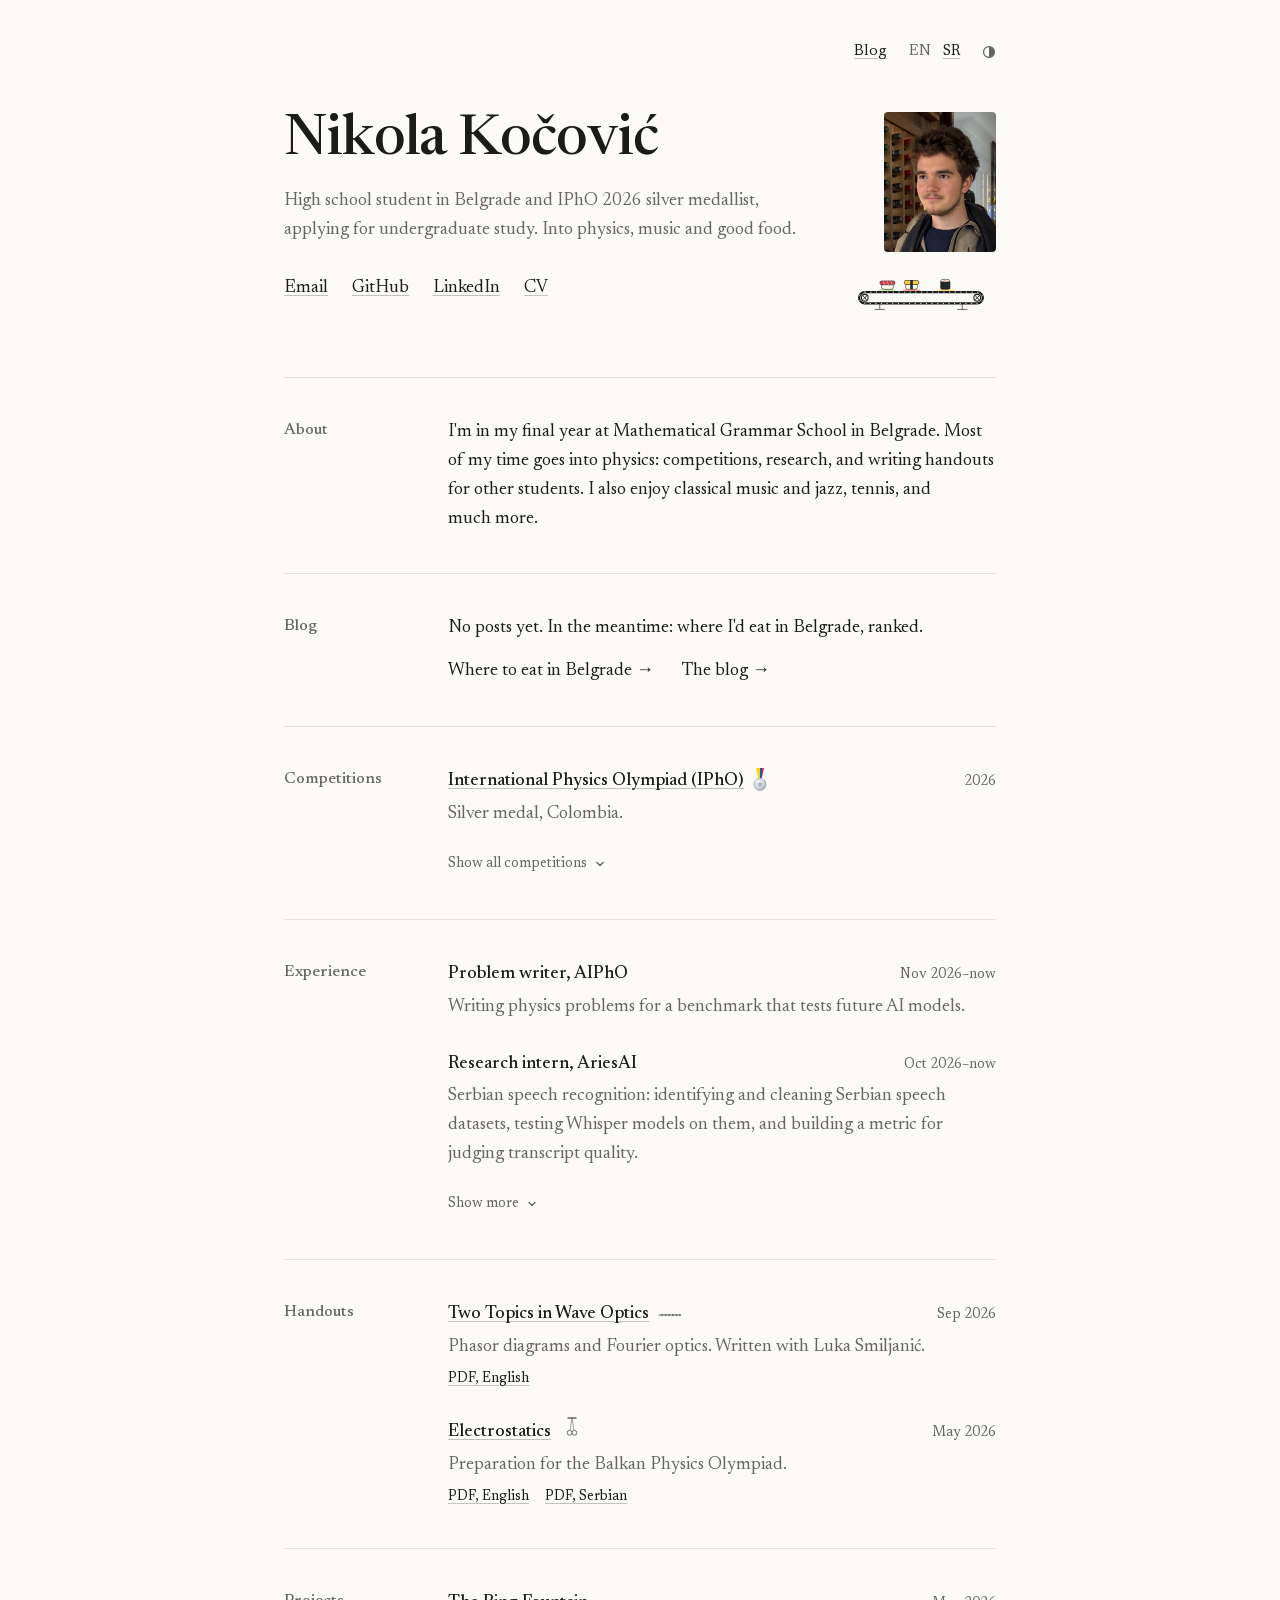
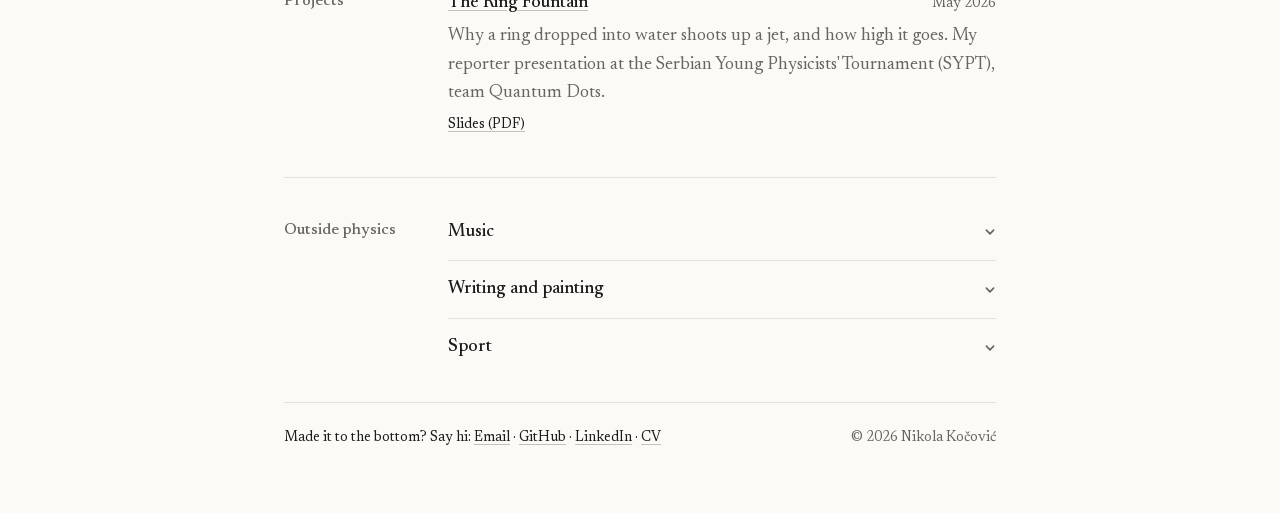
<file: index.html>
<!doctype html>
<html lang="en">
<head>
  <meta charset="utf-8">
  <meta name="viewport" content="width=device-width, initial-scale=1">
  <title>Nikola Kočović</title>
  <meta name="description" content="Nikola Kočović — student at Mathematical Grammar School, Belgrade. Physics, music and good food.">
  <link rel="canonical" href="https://nkocovic.github.io/">
  <link rel="alternate" hreflang="en" href="https://nkocovic.github.io/">
  <link rel="alternate" hreflang="sr-Latn" href="https://nkocovic.github.io/sr/">
  <!-- link preview shown when the page is shared -->
  <meta property="og:type" content="website">
  <meta property="og:site_name" content="Nikola Kočović">
  <meta property="og:url" content="https://nkocovic.github.io/">
  <meta property="og:title" content="Nikola Kočović">
  <meta property="og:description" content="Student at Mathematical Grammar School, Belgrade. Physics, music and good food.">
  <meta property="og:locale" content="en_GB">
  <meta property="og:image" content="https://nkocovic.github.io/og.png">
  <meta name="twitter:card" content="summary_large_image">
  <!-- who this site is about, for search engines -->
  <script type="application/ld+json">{"@context": "https://schema.org", "@type": "Person", "@id": "https://nkocovic.github.io/#me", "name": "Nikola Kočović", "url": "https://nkocovic.github.io/", "image": "https://nkocovic.github.io/images/nikola.jpg", "sameAs": ["https://github.com/NKocovic", "https://www.linkedin.com/in/nkocovic"], "affiliation": {"@type": "EducationalOrganization", "name": "Mathematical Grammar School", "address": {"@type": "PostalAddress", "addressLocality": "Belgrade", "addressCountry": "RS"}}, "award": "Silver medal, International Physics Olympiad 2026"}</script>
  <link rel="icon" href="favicon.svg" type="image/svg+xml">
  <link rel="stylesheet" href="style.css?v=20261122b">
  <script>
    // the theme picked with the light/dark switch, if any, before the first paint
    try { var t = localStorage.getItem('theme'); if (t) document.documentElement.dataset.theme = t; } catch (err) {}
    // Runs before the first paint: switches the animations on, and off again if site.js never loads.
    document.documentElement.classList.add('js');
    window.__revealFailsafe = setTimeout(function () { document.documentElement.classList.remove('js'); }, 2500);
    // Arriving from another page of the site: skip the header's load animation, the page fade covers it.
    addEventListener('pagereveal', function (e) {
      if (!e.viewTransition) return;
      // a skipped or aborted transition (e.g. a quick second click) is fine: keep it out of the console
      e.viewTransition.ready.catch(function () {});
      e.viewTransition.finished.catch(function () {});
      e.viewTransition.updateCallbackDone.catch(function () {});
      document.documentElement.classList.add('no-intro');
    });
    addEventListener('pageswap', function (e) {
      if (!e.viewTransition) return;
      e.viewTransition.ready.catch(function () {});
      e.viewTransition.finished.catch(function () {});
      e.viewTransition.updateCallbackDone.catch(function () {});
    });
  </script>
  <script src="site.js?v=20261122" defer></script>
  <script src="sushi.js?v=20261122" defer></script>
</head>
<body>
  <!-- English version. The Serbian one is sr/index.html: keep the two in step when you edit either. -->
  <main class="page">

    <!-- ===== Intro: name, one line about you, and your links ===== -->
    <header class="intro">
      <nav class="top-nav" aria-label="Site">
        <a class="nav-blog" href="blog/">Blog</a>
        <span class="lang">
          <span aria-current="true">EN</span>
          <a href="sr/" hreflang="sr-Latn" lang="sr-Latn">SR</a>
        </span>
      </nav>
      <span class="portrait"><img src="images/nikola.jpg" alt="Nikola Kočović" width="112" height="140" decoding="async"></span>
      <h1 class="site-name">Nikola Kočović</h1>
      <p class="lede">High school student in Belgrade and IPhO 2026 silver medallist, applying for undergraduate study. Into physics, music and good food.</p>
      <ul class="links">
        <li><a href="mailto:koljakocovic1@gmail.com">Email</a></li>
        <li><a href="https://github.com/NKocovic">GitHub</a></li>
        <li><a href="https://www.linkedin.com/in/nkocovic">LinkedIn</a></li>
        <li><a href="cv.pdf">CV</a></li>
      </ul>
      <!-- Sushi conveyor, side view. It is a toy (sushi.js): drag or throw a piece, tap one to make it hop, tap the belt for turbo. Same drawing in sr/index.html. -->
      <div class="sushi-toy">
        <span class="sushi-hint" aria-hidden="true">feed my name some sushi</span>
      <svg class="sushi-line" viewBox="0 0 160 52" aria-hidden="true" focusable="false">
        <defs>
          <g id="sl-salmon">
            <rect x="-9" y="-2" width="18" height="2" rx="1" fill="#a9cbff"/>
            <rect x="-6.5" y="-7.6" width="13" height="5.8" rx="2.7" fill="#fffaf0" stroke="currentColor" stroke-width=".6"/>
            <rect x="-8" y="-10.8" width="16" height="4.2" rx="2.1" fill="#f6865a" stroke="currentColor" stroke-width=".6"/>
            <path d="M-4.4-10.4l1.4 3.4M-.4-10.6l1.4 3.6M3.6-10.4l1.4 3.4" stroke="#ffe1d2" stroke-width=".8" stroke-linecap="round" fill="none"/>
          </g>
          <g id="sl-maki">
            <rect x="-9" y="-2" width="18" height="2" rx="1" fill="#ffe08a"/>
            <rect x="-5" y="-11" width="10" height="9.2" rx="1.6" fill="#1f2b24" stroke="currentColor" stroke-width=".6"/>
            <ellipse cx="0" cy="-11" rx="5" ry="1.5" fill="#fffaf0" stroke="currentColor" stroke-width=".6"/>
            <ellipse cx="-.7" cy="-11" rx="1.7" ry=".6" fill="#f6865a"/>
            <ellipse cx="1.9" cy="-11.2" rx=".8" ry=".35" fill="#7cbf5a"/>
          </g>
          <g id="sl-tamago">
            <rect x="-9" y="-2" width="18" height="2" rx="1" fill="#ff9b94"/>
            <rect x="-6.5" y="-7.6" width="13" height="5.8" rx="2.7" fill="#fffaf0" stroke="currentColor" stroke-width=".6"/>
            <rect x="-7.6" y="-11.2" width="15.2" height="4.2" rx="1.2" fill="#f6cc4a" stroke="currentColor" stroke-width=".6"/>
            <rect x="-1.4" y="-11.8" width="2.8" height="10" rx=".6" fill="#1f2b24"/>
          </g>
          <g id="sl-tuna">
            <rect x="-9" y="-2" width="18" height="2" rx="1" fill="#bfe3a0"/>
            <rect x="-6.5" y="-7.6" width="13" height="5.8" rx="2.7" fill="#fffaf0" stroke="currentColor" stroke-width=".6"/>
            <rect x="-8" y="-10.8" width="16" height="4.2" rx="2.1" fill="#d43d4f" stroke="currentColor" stroke-width=".6"/>
            <path d="M-4.4-10.4l1.4 3.4M-.4-10.6l1.4 3.6M3.6-10.4l1.4 3.4" stroke="#f5aab3" stroke-width=".8" stroke-linecap="round" fill="none"/>
          </g>
        </defs>
        <path class="sl-legs" d="M36 43v5.5M124 43v5.5M31 48.5h10M119 48.5h10"/>
        <path class="sl-belt" d="M20 30H140a6 6 0 0 1 0 12H20a6 6 0 0 1 0-12Z"/>
        <path class="sl-tread" d="M20 30H140a6 6 0 0 1 0 12H20a6 6 0 0 1 0-12Z"/>
        <circle class="sl-roller" cx="20" cy="36" r="3.6"/>
        <circle class="sl-roller" cx="140" cy="36" r="3.6"/>
        <path class="sl-spokes" d="M20 33.4v5.2M17.4 36h5.2"/>
        <path class="sl-spokes" d="M140 33.4v5.2M137.4 36h5.2"/>
        <use class="sl-piece" href="#sl-salmon"/>
        <use class="sl-piece" href="#sl-maki"/>
        <use class="sl-piece" href="#sl-tamago"/>
        <use class="sl-piece" href="#sl-tuna"/>
      </svg>
      </div>
    </header>

    <!-- ===== About ===== -->
    <section>
      <h2>About</h2>
      <div class="prose">
        <p>I'm in my final year at Mathematical Grammar School in Belgrade. Most of my time goes into physics: competitions, research, and writing handouts for other students. I also enjoy classical music and jazz, tennis, and much more.</p>
      </div>
    </section>

    <!-- ===== Blog: the latest posts appear here by themselves (site.js reads blog/posts.json) ===== -->
    <section>
      <h2>Blog</h2>
      <div>
        <ul class="entries" id="latest-posts" data-posts="blog/" data-link="blog/" hidden></ul>
        <p class="teaser" id="blog-teaser">No posts yet. In the meantime: where I'd eat in Belgrade, ranked.</p>
        <p class="cta-links">
          <a class="btn" href="blog/#tierlists">Where to eat in Belgrade <span class="arrow" aria-hidden="true">→</span></a>
          <a href="blog/">The blog <span class="arrow" aria-hidden="true">→</span></a>
        </p>
      </div>
    </section>

    <!-- ===== Competitions: IPhO shows; the rest open with "Show all competitions" ===== -->
    <section>
      <h2>Competitions</h2>
      <div>
        <ul class="entries">
          <li>
            <div class="entry-head">
              <span class="title-with-medal">
                <a class="entry-title" href="https://ipho-unofficial.org/timeline/2026/individual">International Physics Olympiad (IPhO)</a>
                <!-- easter egg: the medal swings like a real pendulum (site.js) -->
                <button class="medal" type="button" aria-label="Silver medal. Give it a nudge.">
              <svg viewBox="0 0 20 30" aria-hidden="true" focusable="false">
                <defs>
                  <linearGradient id="medal-ribbon" x1="0" x2="1" y1="0" y2="0">
                    <stop offset="0" stop-color="#fcd116"/><stop offset=".5" stop-color="#fcd116"/>
                    <stop offset=".5" stop-color="#2a4fb0"/><stop offset=".75" stop-color="#2a4fb0"/>
                    <stop offset=".75" stop-color="#d0283a"/><stop offset="1" stop-color="#d0283a"/>
                  </linearGradient>
                  <radialGradient id="medal-silver" cx=".35" cy=".3" r=".8">
                    <stop offset="0" stop-color="#ffffff"/><stop offset=".55" stop-color="#d9dde3"/><stop offset="1" stop-color="#9ea5ae"/>
                  </radialGradient>
                </defs>
                <path d="M5 0h10l-3 13H8z" fill="url(#medal-ribbon)"/>
                <circle cx="10" cy="20.5" r="7.6" fill="url(#medal-silver)" stroke="#8d949e" stroke-width=".7"/>
                <circle cx="10" cy="20.5" r="5.4" fill="none" stroke="#b9bfc7" stroke-width=".6"/>
                <path d="M10 16.6l1.15 2.4 2.6.3-1.95 1.8.5 2.6L10 22.4l-2.3 1.3.5-2.6-1.95-1.8 2.6-.3z" fill="#a9afb8"/>
              </svg>
                </button>
                <span class="medal-note" aria-hidden="true"><span class="mn mn-eq"><span class="mf"><span>d²θ</span><span>dt²</span></span><span class="mo">=</span><span class="mo">−</span><span class="mf"><span>g</span><span>ℓ</span></span><span class="mt">sin θ</span></span><span class="mn mn-loop">E &gt; 2mgℓ</span></span>
              </span>
              <span class="meta">2026</span>
            </div>
            <p>Silver medal, Colombia.</p>
          </li>
        </ul>
        <div class="more" id="more-competitions">
          <div class="more-inner">
            <ul class="entries">
              <li>
                <div class="entry-head">
                  <a class="entry-title" href="https://www.df.uns.ac.rs/takmicenjefizikasrednje/IPhO.html">International Young Physicists' Tournament (IYPT)</a>
                  <span class="meta">2026</span>
                </div>
                <p>Qualified for the world final in Zurich.</p>
              </li>
              <li>
                <div class="entry-head">
                  <a class="entry-title" href="https://nbpho.ee/wp-content/uploads/2026/04/NBPhO-2026-results.pdf">Nordic-Baltic Physics Olympiad (NBPhO)</a>
                  <span class="meta">2026</span>
                </div>
                <p>Gold medal, 10th of 120+ contestants.</p>
              </li>
              <li>
                <div class="entry-head">
                  <a class="entry-title" href="https://fyziklani.org/2026/results/">Fyziklani</a>
                  <span class="meta">2026</span>
                </div>
                <p>1st place of 300+ teams.</p>
              </li>
              <li>
                <div class="entry-head">
                  <a class="entry-title" href="https://www.df.uns.ac.rs/takmicenjefizikasrednje/Documents/2026/SFO%20BPO/2026%20SFO%20ukupno.pdf">Serbian Physics Olympiad</a>
                  <span class="meta">2026</span>
                </div>
                <p>2nd prize in the Year 4 category, while in Year 3.</p>
              </li>
              <li>
                <div class="entry-head">
                  <a class="entry-title" href="https://physicsbrawl.org/2025/results/">Physics Brawl Online</a>
                  <span class="meta">2025</span>
                </div>
                <p>4th place of 1000+ teams.</p>
              </li>
              <li>
                <div class="entry-head">
                  <span class="entry-title">International Olympiad of Knowledge</span>
                  <span class="meta">2026</span>
                </div>
                <p>Gold medals in English and Physics, and best singing performance. Antalya.</p>
              </li>
            </ul>
          </div>
        </div>
        <button class="more-toggle" type="button" aria-expanded="false" aria-controls="more-competitions" data-more="Show all competitions" data-less="Show less">
          <span class="more-label">Show all competitions</span>
          <svg class="chev" viewBox="0 0 10 10" aria-hidden="true"><path d="M2 3.5 5 6.5 8 3.5" fill="none" stroke="currentColor" stroke-width="1.4" stroke-linecap="round" stroke-linejoin="round"/></svg>
        </button>
      </div>
    </section>

    <!-- ===== Experience: entries inside .more are hidden until "Show more" is clicked ===== -->
    <section>
      <h2>Experience</h2>
      <div>
        <ul class="entries">
          <li>
            <div class="entry-head">
              <span class="entry-title">Problem writer, AIPhO</span>
              <span class="meta">Nov 2026–now</span>
            </div>
            <p>Writing physics problems for a benchmark that tests future AI models.</p>
          </li>
          <li>
            <div class="entry-head">
              <span class="entry-title">Research intern, AriesAI</span>
              <span class="meta">Oct 2026–now</span>
            </div>
            <p>Serbian speech recognition: identifying and cleaning Serbian speech datasets, testing Whisper models on them, and building a metric for judging transcript quality.</p>
          </li>
        </ul>
        <div class="more" id="more-experience">
          <div class="more-inner">
            <ul class="entries">
              <li>
                <div class="entry-head">
                  <span class="entry-title">Olympiad classes, Mathematical Grammar School</span>
                  <span class="meta">2026–now</span>
                </div>
                <p>Holding extra physics classes (dodatna nastava) at school for students preparing for olympiads.</p>
              </li>
              <li>
                <div class="entry-head">
                  <span class="entry-title">Tutor</span>
                  <span class="meta">Mar 2024–now</span>
                </div>
                <p>Physics and mathematics lessons for advanced students.</p>
              </li>
              <li>
                <div class="entry-head">
                  <a class="entry-title" href="https://akronolo.rs">Akronolo</a>
                  <span class="meta">Aug 2023–now</span>
                </div>
                <p>Built the company website from scratch and maintain it.</p>
              </li>
            </ul>
          </div>
        </div>
        <button class="more-toggle" type="button" aria-expanded="false" aria-controls="more-experience" data-more="Show more" data-less="Show less">
          <span class="more-label">Show more</span>
          <svg class="chev" viewBox="0 0 10 10" aria-hidden="true"><path d="M2 3.5 5 6.5 8 3.5" fill="none" stroke="currentColor" stroke-width="1.4" stroke-linecap="round" stroke-linejoin="round"/></svg>
        </button>
      </div>
    </section>

    <!-- ===== Handouts: PDFs live in the handouts/ folder ===== -->
    <section>
      <h2>Handouts</h2>
      <ul class="entries">
        <li>
          <div class="entry-head">
            <span class="title-with-medal">
              <a class="entry-title" href="handouts/W1-wave-optics.pdf">Two Topics in Wave Optics</a>
              <!-- easter egg (site.js) -->
              <button class="toy toy-phasor" type="button" aria-label="Phasors. Click to add them up."><svg viewBox="-2 -9 26 12" aria-hidden="true" focusable="false"><g class="ph-chain"></g><path class="ph-res" d=""/></svg></button>
              <span class="medal-note" aria-hidden="true"><span class="mo">R</span><span class="mo">=</span><span class="mt">A</span><span class="mf"><span>sin(Nφ/2)</span><span>sin(φ/2)</span></span></span>
            </span>
            <span class="meta">Sep 2026</span>
          </div>
          <p>Phasor diagrams and Fourier optics. Written with Luka Smiljanić.</p>
          <p class="entry-links"><a href="handouts/W1-wave-optics.pdf">PDF, English</a></p>
        </li>
        <li>
          <div class="entry-head">
            <span class="title-with-medal">
              <a class="entry-title" href="handouts/E1-electrostatics-en.pdf">Electrostatics</a>
              <!-- easter egg (site.js) -->
              <button class="toy toy-pith" type="button" aria-label="Two pith balls. Click to charge them."><svg viewBox="-13 -2 26 26" aria-hidden="true" focusable="false"><path class="pb-bar" d="M-4 0H4"/><path class="pb-thread" d=""/><circle class="pb-ball" r="2.4"/><circle class="pb-ball" r="2.4"/><path class="pb-plus" d=""/></svg></button>
              <span class="medal-note" aria-hidden="true"><span class="mt">F</span><span class="mo">=</span><span class="mt">k</span><span class="mf"><span>q²</span><span>r²</span></span></span>
            </span>
            <span class="meta">May 2026</span>
          </div>
          <p>Preparation for the Balkan Physics Olympiad.</p>
          <p class="entry-links"><a href="handouts/E1-electrostatics-en.pdf">PDF, English</a><a href="handouts/E1-elektrostatika-sr.pdf" hreflang="sr">PDF, Serbian</a></p>
        </li>
      </ul>
    </section>

    <!-- ===== Projects: PDFs live in the projects/ folder ===== -->
    <section>
      <h2>Projects</h2>
      <ul class="entries">
        <li>
          <div class="entry-head">
            <a class="entry-title" href="projects/ring-fountain-sypt-2026.pdf">The Ring Fountain</a>
            <span class="meta">May 2026</span>
          </div>
          <p>Why a ring dropped into water shoots up a jet, and how high it goes. My reporter presentation at the Serbian Young Physicists&#39; Tournament (SYPT), team Quantum Dots.</p>
          <p class="entry-links"><a href="projects/ring-fountain-sypt-2026.pdf">Slides (PDF)</a></p>
        </li>
      </ul>
    </section>

    <!-- ===== Outside physics: every topic shows; click one to read about it ===== -->
    <section>
      <h2>Outside physics</h2>
      <ul class="entries accordion">
        <li>
          <button class="expand-head" type="button" aria-expanded="false" aria-controls="outside-music">
            <span class="entry-title">Music</span>
            <svg class="chev" viewBox="0 0 10 10" aria-hidden="true"><path d="M2 3.5 5 6.5 8 3.5" fill="none" stroke="currentColor" stroke-width="1.4" stroke-linecap="round" stroke-linejoin="round"/></svg>
          </button>
          <div class="expand-body" id="outside-music">
            <div class="expand-inner">
              <p>I play piano and guitar and sing opera. I've <a href="https://www.mg.edu.rs/sr/vesti/2026/05/krf-i-vido-ostrva-secanja-bola-i-ponosa">performed in Serbia and abroad</a>, including <a href="https://www.tiktok.com/@matgimtv/video/7688061055674731797">with Goca Tržan</a> <span class="lol">(lol)</span>, and in school <a href="https://www.youtube.com/watch?v=zj7vTmDS2PU">concerts</a> and <a href="https://www.youtube.com/watch?v=JqzqeaQopqA">plays</a>. I also compose, and was a <a href="https://www.kolarac.rs/koncerti/polufinalisti-drugog-memorijalnog-takmicenja-andrija-cikic/">semi-finalist</a> at the second Andrija Čikić Memorial Competition.</p>
            </div>
          </div>
        </li>
        <li>
          <button class="expand-head" type="button" aria-expanded="false" aria-controls="outside-writing">
            <span class="entry-title">Writing and painting</span>
            <svg class="chev" viewBox="0 0 10 10" aria-hidden="true"><path d="M2 3.5 5 6.5 8 3.5" fill="none" stroke="currentColor" stroke-width="1.4" stroke-linecap="round" stroke-linejoin="round"/></svg>
          </button>
          <div class="expand-body" id="outside-writing">
            <div class="expand-inner">
              <p>I write poems, and <a href="https://svetionik.hilandar.org/konkurs/%d0%bd%d0%b8%d0%ba%d0%be%d0%bb%d0%b0-%d0%ba%d0%be%d1%87%d0%be%d0%b2%d0%b8%d1%9b-3%d0%b1-%d1%80%d0%b0%d0%b7%d1%80%d0%b5%d0%b4-%d0%bc%d0%b0%d1%82%d0%b5%d0%bc%d0%b0%d1%82%d0%b8%d1%87%d0%ba%d0%b0-%d0%b3/">won a poetry competition</a> whose prize was a visit to Hilandar. I also paint.</p>
            </div>
          </div>
        </li>
        <li>
          <button class="expand-head" type="button" aria-expanded="false" aria-controls="outside-sport">
            <span class="entry-title">Sport</span>
            <svg class="chev" viewBox="0 0 10 10" aria-hidden="true"><path d="M2 3.5 5 6.5 8 3.5" fill="none" stroke="currentColor" stroke-width="1.4" stroke-linecap="round" stroke-linejoin="round"/></svg>
          </button>
          <div class="expand-body" id="outside-sport">
            <div class="expand-inner">
              <p>Tennis, skiing, golf and karate (black belt, 1st dan).</p>
            </div>
          </div>
        </li>
      </ul>
    </section>

    <footer class="footer">
      <p class="footer-hello">Made it to the bottom? Say hi: <a href="mailto:koljakocovic1@gmail.com">Email</a> · <a href="https://github.com/NKocovic">GitHub</a> · <a href="https://www.linkedin.com/in/nkocovic">LinkedIn</a> · <a href="cv.pdf">CV</a></p>
      <span>&copy; 2026 Nikola Kočović</span>
    </footer>

  </main>
</body>
</html>
</file>
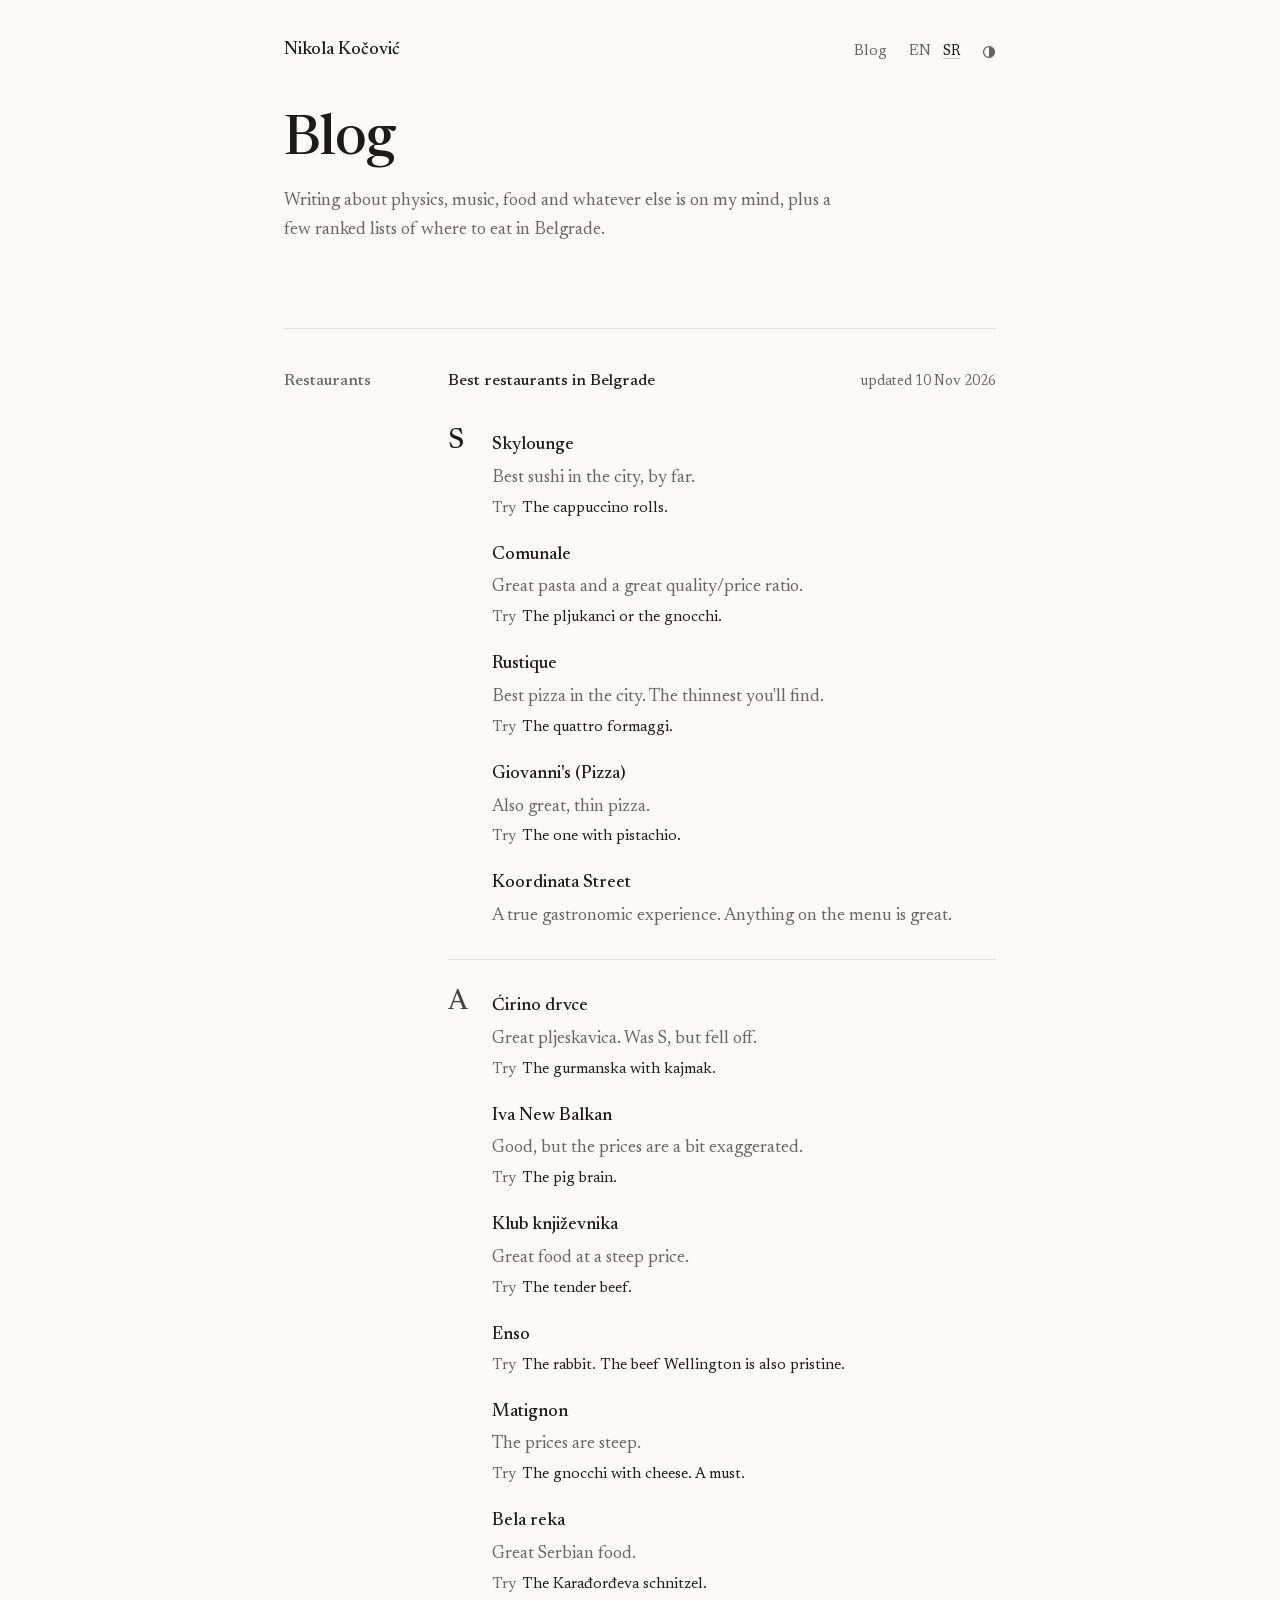
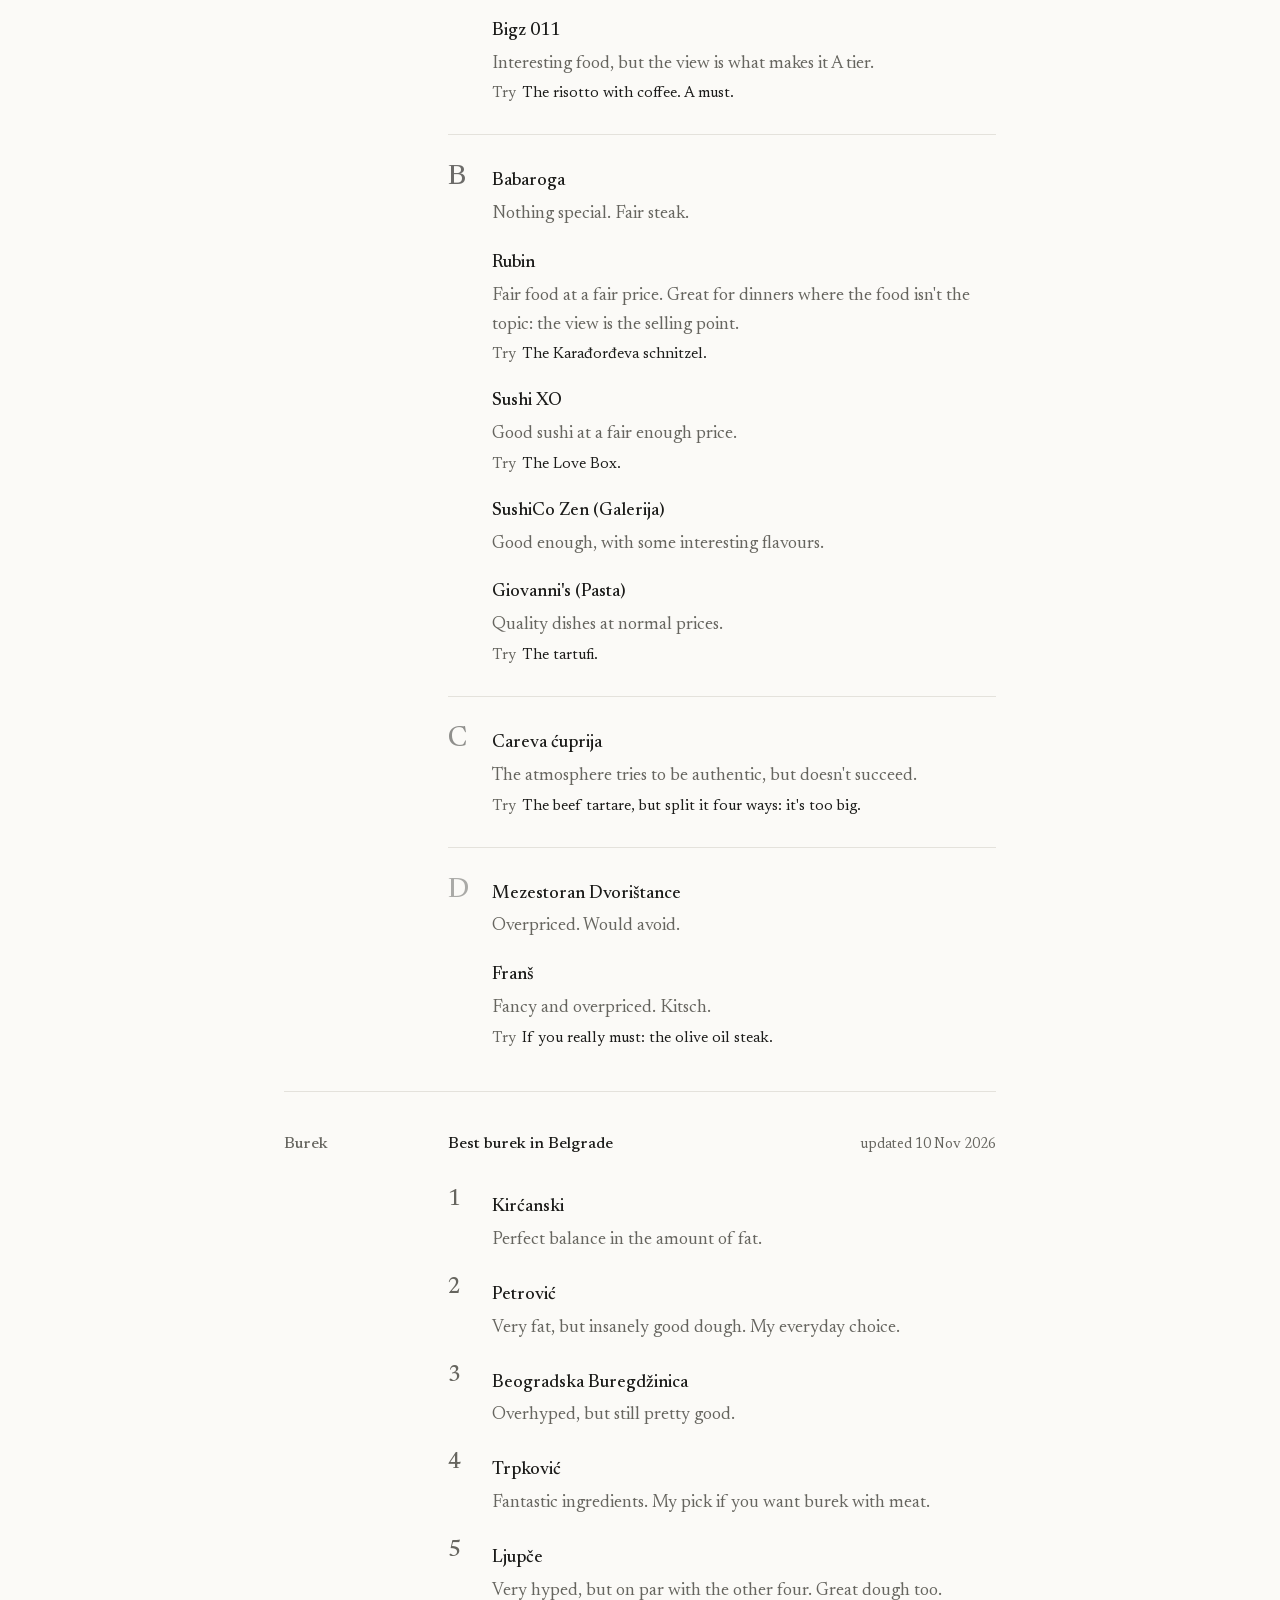
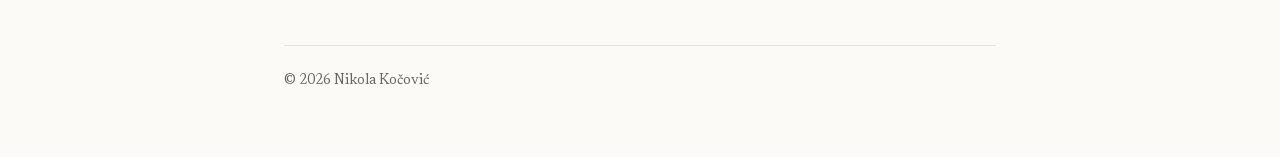
<file: blog/index.html>
<!doctype html>
<html lang="en">
<head>
  <meta charset="utf-8">
  <meta name="viewport" content="width=device-width, initial-scale=1">
  <title>Blog — Nikola Kočović</title>
  <meta name="description" content="Nikola Kočović's blog: physics, music, food and everything else, plus tier lists.">
  <meta name="blog-base" content="./">
  <link rel="canonical" href="https://nkocovic.github.io/blog/">
  <link rel="alternate" hreflang="en" href="https://nkocovic.github.io/blog/">
  <link rel="alternate" hreflang="sr-Latn" href="https://nkocovic.github.io/sr/blog/">
  <!-- link preview shown when the page is shared -->
  <meta property="og:type" content="website">
  <meta property="og:site_name" content="Nikola Kočović">
  <meta property="og:url" content="https://nkocovic.github.io/blog/">
  <meta property="og:title" content="Blog — Nikola Kočović">
  <meta property="og:description" content="Physics, music, food and everything else, plus tier lists.">
  <meta property="og:locale" content="en_GB">
  <meta property="og:image" content="https://nkocovic.github.io/og.png">
  <meta name="twitter:card" content="summary_large_image">
  <link rel="icon" href="../favicon.svg" type="image/svg+xml">
  <link rel="stylesheet" href="../style.css?v=20261122b">
  <script>
    // the theme picked with the light/dark switch, if any, before the first paint
    try { var t = localStorage.getItem('theme'); if (t) document.documentElement.dataset.theme = t; } catch (err) {}
    document.documentElement.classList.add('js');
    window.__revealFailsafe = setTimeout(function () { document.documentElement.classList.remove('js'); }, 2500);
    // Arriving from another page of the site: skip the header's load animation, the page fade covers it.
    addEventListener('pagereveal', function (e) {
      if (!e.viewTransition) return;
      // a skipped or aborted transition (e.g. a quick second click) is fine: keep it out of the console
      e.viewTransition.ready.catch(function () {});
      e.viewTransition.finished.catch(function () {});
      e.viewTransition.updateCallbackDone.catch(function () {});
      document.documentElement.classList.add('no-intro');
    });
    addEventListener('pageswap', function (e) {
      if (!e.viewTransition) return;
      e.viewTransition.ready.catch(function () {});
      e.viewTransition.finished.catch(function () {});
      e.viewTransition.updateCallbackDone.catch(function () {});
    });
  </script>
  <script src="../site.js?v=20261122" defer></script>
  <script src="blog.js?v=20261122" defer></script>
</head>
<body>
  <main class="page">
    <header class="intro">
      <nav class="top-nav" aria-label="Site">
        <a class="nav-blog" href="./" aria-current="page">Blog</a>
        <span class="lang">
          <span aria-current="true">EN</span>
          <a href="../sr/blog/" hreflang="sr-Latn" lang="sr-Latn">SR</a>
        </span>
      </nav>
      <a class="home-link" href="../">Nikola Kočović</a>
      <h1>Blog</h1>
      <p class="lede">Writing about physics, music, food and whatever else is on my mind, plus a few ranked lists of where to eat in Belgrade.</p>
    </header>

    <section id="posts">
      <h2>Posts</h2>
      <div>
        <ul class="entries" id="post-list"></ul>
        <p class="empty" id="post-empty" hidden></p>
      </div>
    </section>

    <!-- Tier lists: one section per list, built by blog.js from tierlists.json (see README.md) -->
    <div id="tierlists"></div>

    <footer class="footer">
      <span>&copy; 2026 Nikola Kočović</span>
    </footer>
  </main>
</body>
</html>
</file>
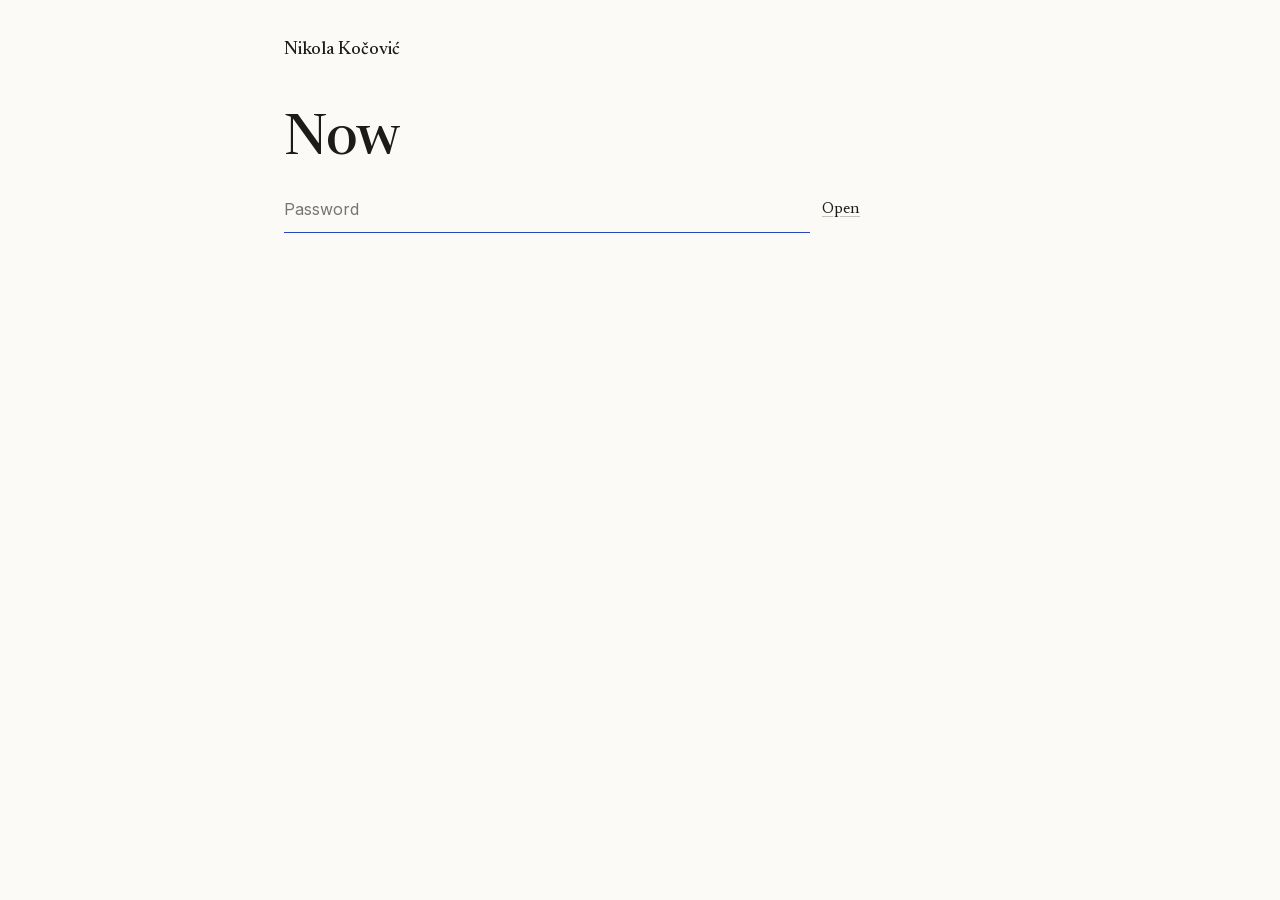
<file: now/index.html>
<!doctype html>
<html lang="en">
<head>
  <meta charset="utf-8">
  <meta name="viewport" content="width=device-width, initial-scale=1, viewport-fit=cover">
  <meta name="robots" content="noindex, nofollow">
  <title>Now</title>
  <meta name="apple-mobile-web-app-capable" content="yes">
  <meta name="apple-mobile-web-app-title" content="Now">
  <meta name="theme-color" content="#fbfaf7" media="(prefers-color-scheme: light)">
  <meta name="theme-color" content="#131312" media="(prefers-color-scheme: dark)">
  <link rel="icon" href="../favicon.svg" type="image/svg+xml">
  <!-- Private page: shows what's on the calendar right now. The schedule is encrypted
       (see scripts/now_build.py) and decrypted here with a password kept on this device. -->
  <link rel="stylesheet" href="../style.css?v=20261122b">
  <script>
    // the theme picked with the light/dark switch on the main site, if any
    try { var t = localStorage.getItem('theme'); if (t) document.documentElement.dataset.theme = t; } catch (err) {}
  </script>
  <style>
    /* only what style.css doesn't already cover */
    .now-title { margin: 0 0 12px; }
    .now-left { font-family: var(--sans); font-size: 1.25rem; font-weight: 500; font-variant-numeric: tabular-nums; margin: 0; }
    .now-bar { height: 3px; background: var(--rule); margin: 20px 0 10px; max-width: 32em; }
    .now-bar i { display: block; height: 100%; background: var(--accent); }
    .now-next-title { font-size: 1.375rem; font-weight: 500; margin: 0 0 2px; line-height: 1.3; }
    .now-lock { display: flex; gap: 12px; flex-wrap: wrap; max-width: 32em; }
    .now-lock input { flex: 1 1 200px; font: inherit; font-family: var(--sans); font-size: 1rem; padding: 10px 0;
                      border: 0; border-bottom: 1px solid var(--underline); background: transparent; color: var(--text); border-radius: 0; }
    .now-lock input:focus { outline: none; border-bottom-color: var(--accent); }
    .now-lock button { font: inherit; font-size: 1rem; background: none; border: 0; padding: 10px 0; color: var(--text); cursor: pointer;
                       text-decoration: underline; text-decoration-color: var(--underline); text-underline-offset: 3px; }
    .now-goals { list-style: none; margin: 0; padding: 0; display: grid; gap: 14px; }
    .now-goals li { display: flex; justify-content: space-between; align-items: baseline; gap: 16px; }
    .now-goals .t { font-size: 1.125rem; line-height: 1.35; }
    .now-goals .when { display: block; color: var(--muted); font-size: 1rem; }
    .now-goals .soon .when { color: var(--accent); }
    .now-goals button { font: inherit; font-size: .9375rem; background: none; border: 0; padding: 0; color: var(--muted); cursor: pointer;
                        text-decoration: underline; text-decoration-color: var(--underline); text-underline-offset: 3px; flex: none; }
    .now-add { margin-top: 20px; }
    .now-add input[type=date] { flex: 0 1 150px; }
    [hidden] { display: none !important; }
  </style>
</head>
<body>
  <main class="page">
    <header class="intro">
      <a class="home-link" href="../">Nikola Kočović</a>
      <div id="lockWrap" hidden>
        <h1>Now</h1>
        <form class="now-lock" id="lock">
          <input id="pw" type="password" placeholder="Password" autocomplete="current-password" aria-label="Password">
          <button>Open</button>
        </form>
        <p class="lede" id="err" style="margin-top:12px"></p>
      </div>
      <div id="view" hidden>
        <h1 class="now-title" id="nowTitle"></h1>
        <div id="nowDetail">
          <p class="now-left" id="nowLeft"></p>
          <div class="now-bar"><i id="nowBar"></i></div>
          <p class="lede" id="nowUntil"></p>
        </div>
      </div>
    </header>
    <section id="next" hidden>
      <h2>Next</h2>
      <div>
        <p class="now-next-title" id="nextTitle"></p>
        <p class="lede" id="nextWhen" style="margin:0"></p>
      </div>
    </section>
    <section id="goals" hidden>
      <h2>Goals</h2>
      <div>
        <ul class="now-goals" id="goalList"></ul>
        <form class="now-lock now-add" id="addGoal" hidden>
          <input id="goalText" placeholder="New goal" aria-label="New goal" required>
          <input id="goalDate" type="date" aria-label="Due date">
          <button>Add</button>
        </form>
        <p class="lede" id="goalErr" style="margin:8px 0 0"></p>
      </div>
    </section>
    <p class="lede" id="stale" hidden></p>
  </main>
<script>
const DATA = 'https://raw.githubusercontent.com/NKocovic/NKocovic.github.io/now-data/schedule.json';
const KEY = 'now-password';
const $ = id => document.getElementById(id);
let data = null;

const store = {
  get() { try { return localStorage.getItem(KEY); } catch { return null; } },
  set(v) { try { localStorage.setItem(KEY, v); } catch {} },
};
const b64 = s => Uint8Array.from(atob(s), c => c.charCodeAt(0));

async function decrypt(file, password) {
  const base = await crypto.subtle.importKey('raw', new TextEncoder().encode(password), 'PBKDF2', false, ['deriveKey']);
  const key = await crypto.subtle.deriveKey({ name: 'PBKDF2', hash: 'SHA-256', salt: b64(file.salt), iterations: file.iter },
    base, { name: 'AES-GCM', length: 256 }, false, ['decrypt']);
  const plain = await crypto.subtle.decrypt({ name: 'AES-GCM', iv: b64(file.iv) }, key, b64(file.ct));
  return JSON.parse(new TextDecoder().decode(plain));
}

async function encrypt(obj, password) {
  const salt = crypto.getRandomValues(new Uint8Array(16)), iv = crypto.getRandomValues(new Uint8Array(12)), iter = 600000;
  const base = await crypto.subtle.importKey('raw', new TextEncoder().encode(password), 'PBKDF2', false, ['deriveKey']);
  const key = await crypto.subtle.deriveKey({ name: 'PBKDF2', hash: 'SHA-256', salt, iterations: iter },
    base, { name: 'AES-GCM', length: 256 }, false, ['encrypt']);
  const ct = new Uint8Array(await crypto.subtle.encrypt({ name: 'AES-GCM', iv }, key, new TextEncoder().encode(JSON.stringify(obj))));
  const enc = b => btoa(String.fromCharCode(...b));
  return { iter, salt: enc(salt), iv: enc(iv), ct: enc(ct) };
}

async function load(password) {
  const res = await fetch(DATA + '?t=' + Date.now(), { cache: 'no-store' });
  if (!res.ok) throw new Error('fetch');
  return decrypt(await res.json(), password);
}

const time = ms => new Date(ms).toLocaleTimeString([], { hour: '2-digit', minute: '2-digit' });
function left(ms) {
  const s = Math.max(0, Math.round(ms / 1000)), h = Math.floor(s / 3600), m = Math.floor(s % 3600 / 60);
  return h ? `${h}h ${m}m` : m ? `${m}m` : `${s}s`;
}
function day(ms) {
  const d = new Date(ms), t = new Date(); t.setHours(0, 0, 0, 0);
  const diff = Math.round((new Date(d).setHours(0, 0, 0, 0) - t) / 864e5);
  return diff === 0 ? '' : diff === 1 ? 'Tomorrow ' : d.toLocaleDateString([], { weekday: 'short' }) + ' ';
}

function render() {
  if (!data) return;
  const now = Date.now(), ev = data.events;
  // overlapping events: show the one that started most recently
  const cur = ev.filter(e => e.s <= now && e.e > now).sort((a, b) => b.s - a.s)[0];
  const nxt = ev.find(e => e.s > now);
  $('nowTitle').textContent = cur ? cur.t : 'Free time';
  $('nowDetail').hidden = !cur;
  if (cur) {
    $('nowLeft').textContent = left(cur.e - now) + ' left';
    $('nowBar').style.width = (100 * (now - cur.s) / (cur.e - cur.s)).toFixed(2) + '%';
    $('nowUntil').textContent = 'until ' + time(cur.e);
  }
  $('next').hidden = !nxt;
  if (nxt) {
    $('nextTitle').textContent = nxt.t;
    $('nextWhen').textContent = `${day(nxt.s)}${time(nxt.s)} · in ${left(nxt.s - now)}`;
  }
  const age = now - data.built;
  $('stale').hidden = age < 3 * 3600e3;
  $('stale').textContent = `Calendar last synced ${Math.round(age / 3600e3)}h ago.`;
  document.title = cur ? cur.t : 'Now';
}

async function refresh(password) {
  try { data = await load(password); render(); loadGoals(password); } catch {}
}

async function start(password) {
  data = await load(password);
  store.set(password);
  $('lockWrap').hidden = true; $('view').hidden = false;
  render();
  loadGoals(password);
  setInterval(render, 1000);
  setInterval(() => refresh(password), 5 * 60e3);
  document.addEventListener('visibilitychange', () => { if (!document.hidden) refresh(password); });
}

// ---------- Goals: encrypted goals.json on the now-goals branch ----------
const GOALS = 'https://api.github.com/repos/NKocovic/NKocovic.github.io/contents/goals.json?ref=now-goals';
let goals = [], goalsSha = null;
const ghHeaders = () => Object.assign({ Accept: 'application/vnd.github+json' }, data.token ? { Authorization: 'Bearer ' + data.token } : {});
const fromB64Utf8 = s => new TextDecoder().decode(b64(s.replace(/\s/g, '')));
const toB64Utf8 = s => btoa(String.fromCharCode(...new TextEncoder().encode(s)));

async function loadGoals(password) {
  try {
    const res = await fetch(GOALS + '&t=' + Date.now(), { headers: ghHeaders(), cache: 'no-store' });
    if (!res.ok) return;
    const file = await res.json();
    goalsSha = file.sha;
    goals = (await decrypt(JSON.parse(fromB64Utf8(file.content)), password)).goals || [];
    renderGoals();
  } catch {}
}

async function saveGoals(password, next) {
  const body = { message: 'Update goals', branch: 'now-goals', ...(goalsSha ? { sha: goalsSha } : {}),
                 content: toB64Utf8(JSON.stringify(await encrypt({ goals: next }, password))) };
  const res = await fetch(GOALS.split('?')[0], { method: 'PUT', headers: ghHeaders(), body: JSON.stringify(body) });
  if (!res.ok) throw new Error('save');
  goalsSha = (await res.json()).content.sha;
  goals = next;
  renderGoals();
}

function dueText(d) {
  const due = new Date(d + 'T00:00'), today = new Date(); today.setHours(0, 0, 0, 0);
  const n = Math.round((due - today) / 864e5);
  const date = due.toLocaleDateString([], { day: 'numeric', month: 'short' });
  return [n, `${date} · ` + (n > 1 ? `${n} days left` : n === 1 ? 'tomorrow' : n === 0 ? 'today' : `${-n} days ago`)];
}

function renderGoals() {
  const list = $('goalList'), canEdit = !!data.token;
  list.replaceChildren();
  const sorted = goals.map((g, i) => ({ ...g, i })).sort((a, b) => (a.d || '9999').localeCompare(b.d || '9999'));
  for (const g of sorted) {
    const li = document.createElement('li'), left = document.createElement('div'), t = document.createElement('span');
    t.className = 't'; t.textContent = g.t; left.append(t);
    if (g.d) {
      const [n, text] = dueText(g.d), w = document.createElement('span');
      w.className = 'when'; w.textContent = text; left.append(w);
      if (n <= 7) li.className = 'soon';
    }
    li.append(left);
    if (canEdit) {
      const b = document.createElement('button');
      b.textContent = 'Done';
      b.onclick = () => saveGoals(store.get(), goals.filter((_, j) => j !== g.i)).catch(() => { $('goalErr').textContent = 'Could not save.'; });
      li.append(b);
    }
    list.append(li);
  }
  $('addGoal').hidden = !canEdit;
  $('goals').hidden = !goals.length && !canEdit;
}

$('addGoal').addEventListener('submit', async e => {
  e.preventDefault();
  const t = $('goalText').value.trim(), d = $('goalDate').value;
  if (!t) return;
  $('goalErr').textContent = 'Saving…';
  try {
    await saveGoals(store.get(), [...goals, d ? { t, d } : { t }]);
    $('goalText').value = ''; $('goalDate').value = ''; $('goalErr').textContent = '';
  } catch { $('goalErr').textContent = 'Could not save.'; }
});

function showLock(msg) { $('lockWrap').hidden = false; $('view').hidden = true; $('next').hidden = true; $('err').textContent = msg || ''; $('pw').focus(); }

$('lock').addEventListener('submit', async e => {
  e.preventDefault();
  $('err').textContent = 'Opening…';
  try { await start($('pw').value); }
  catch (err) { showLock(err.message === 'fetch' ? 'Could not load the schedule.' : 'Wrong password.'); }
});

const saved = store.get();
if (saved) start(saved).catch(err => showLock(err.message === 'fetch' ? 'Could not load the schedule.' : ''));
else showLock();
</script>
</body>
</html>
</file>
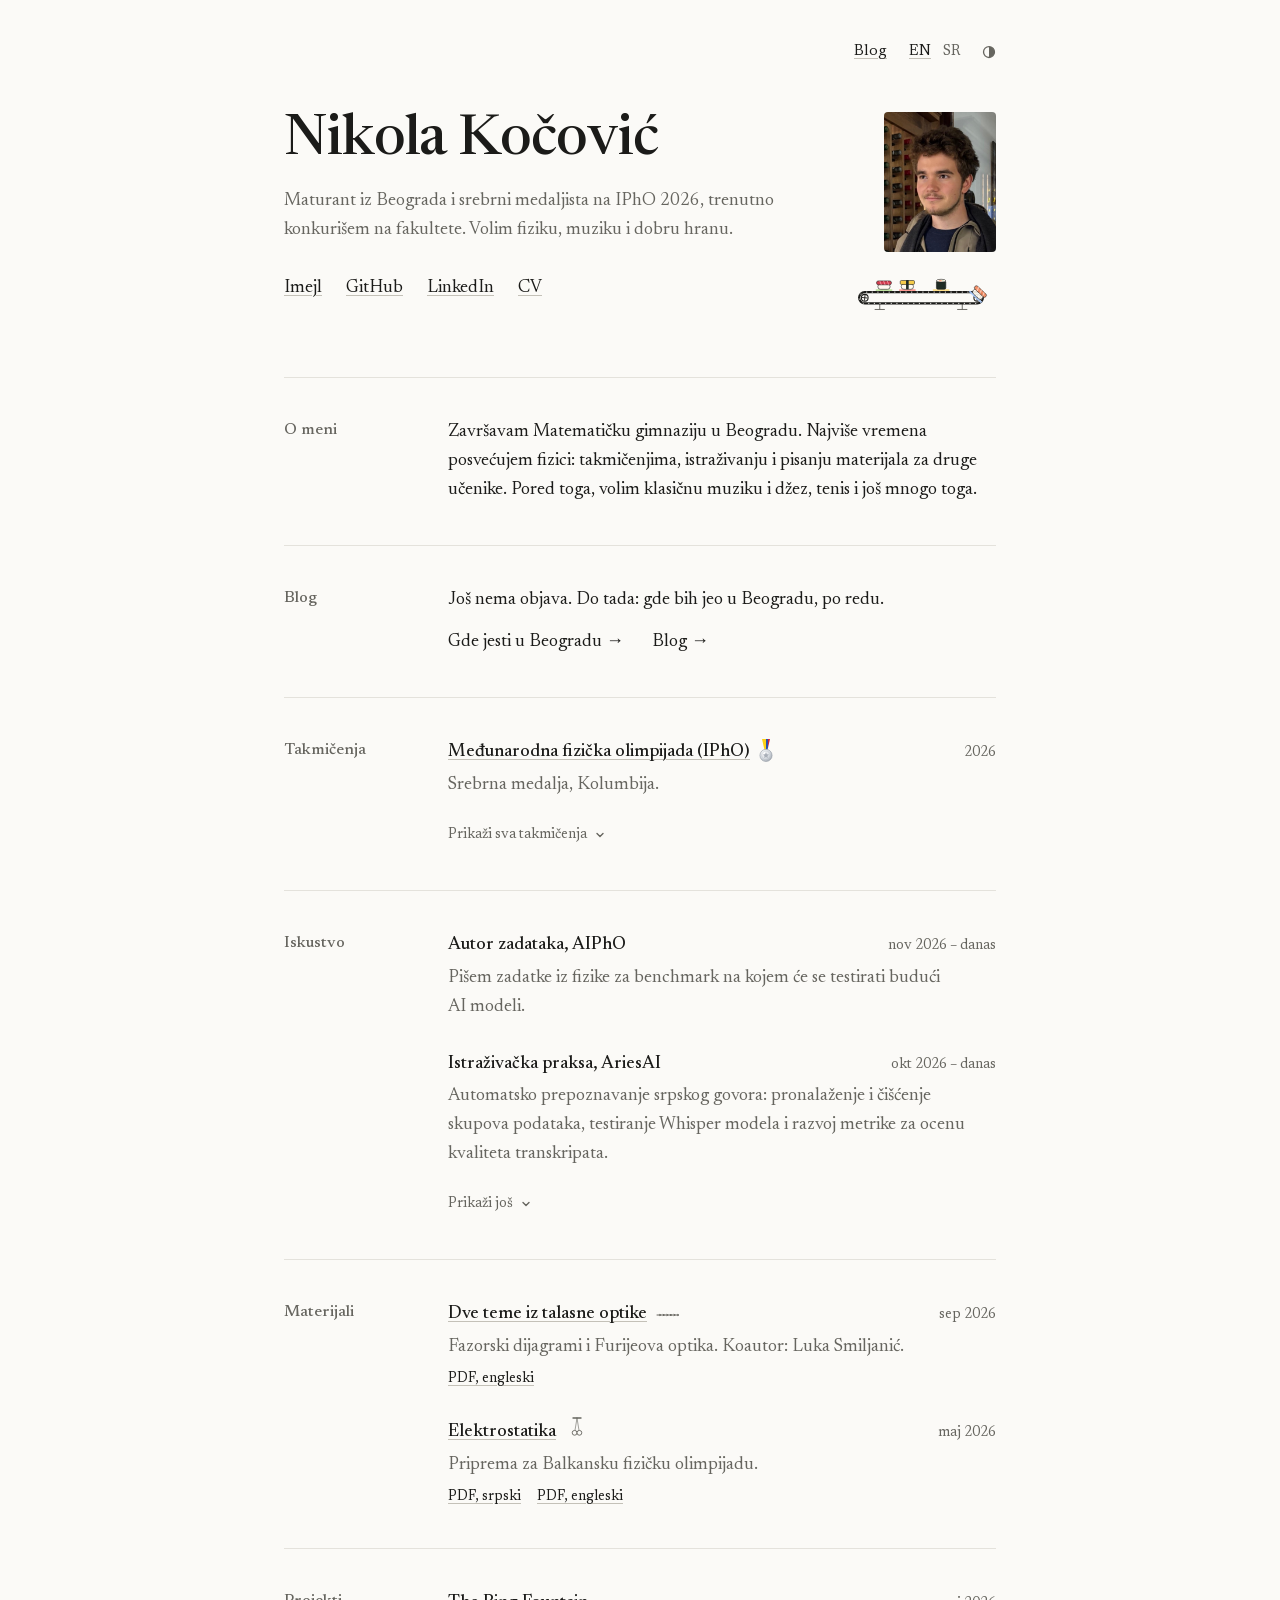
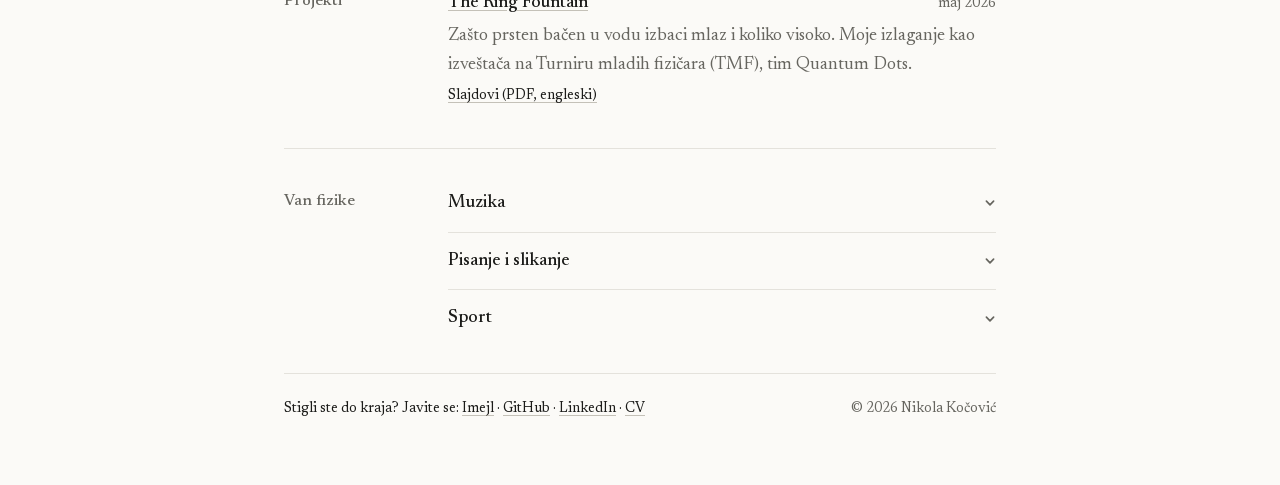
<file: sr/index.html>
<!doctype html>
<html lang="sr-Latn">
<head>
  <meta charset="utf-8">
  <meta name="viewport" content="width=device-width, initial-scale=1">
  <title>Nikola Kočović</title>
  <meta name="description" content="Nikola Kočović — maturant Matematičke gimnazije u Beogradu. Fizika, muzika i dobra hrana.">
  <link rel="canonical" href="https://nkocovic.github.io/sr/">
  <link rel="alternate" hreflang="en" href="https://nkocovic.github.io/">
  <link rel="alternate" hreflang="sr-Latn" href="https://nkocovic.github.io/sr/">
  <!-- link preview shown when the page is shared -->
  <meta property="og:type" content="website">
  <meta property="og:site_name" content="Nikola Kočović">
  <meta property="og:url" content="https://nkocovic.github.io/sr/">
  <meta property="og:title" content="Nikola Kočović">
  <meta property="og:description" content="Maturant Matematičke gimnazije u Beogradu. Fizika, muzika i dobra hrana.">
  <meta property="og:locale" content="sr_RS">
  <meta property="og:image" content="https://nkocovic.github.io/og.png">
  <meta name="twitter:card" content="summary_large_image">
  <!-- who this site is about, for search engines -->
  <script type="application/ld+json">{"@context": "https://schema.org", "@type": "Person", "@id": "https://nkocovic.github.io/#me", "name": "Nikola Kočović", "url": "https://nkocovic.github.io/sr/", "image": "https://nkocovic.github.io/images/nikola.jpg", "sameAs": ["https://github.com/NKocovic", "https://www.linkedin.com/in/nkocovic"], "affiliation": {"@type": "EducationalOrganization", "name": "Matematička gimnazija", "address": {"@type": "PostalAddress", "addressLocality": "Beograd", "addressCountry": "RS"}}, "award": "Srebrna medalja, Međunarodna olimpijada iz fizike 2026"}</script>
  <link rel="icon" href="../favicon.svg" type="image/svg+xml">
  <link rel="stylesheet" href="../style.css?v=20261122b">
  <script>
    // the theme picked with the light/dark switch, if any, before the first paint
    try { var t = localStorage.getItem('theme'); if (t) document.documentElement.dataset.theme = t; } catch (err) {}
    // Runs before the first paint: switches the animations on, and off again if site.js never loads.
    document.documentElement.classList.add('js');
    window.__revealFailsafe = setTimeout(function () { document.documentElement.classList.remove('js'); }, 2500);
    // Arriving from another page of the site: skip the header's load animation, the page fade covers it.
    addEventListener('pagereveal', function (e) {
      if (!e.viewTransition) return;
      // a skipped or aborted transition (e.g. a quick second click) is fine: keep it out of the console
      e.viewTransition.ready.catch(function () {});
      e.viewTransition.finished.catch(function () {});
      e.viewTransition.updateCallbackDone.catch(function () {});
      document.documentElement.classList.add('no-intro');
    });
    addEventListener('pageswap', function (e) {
      if (!e.viewTransition) return;
      e.viewTransition.ready.catch(function () {});
      e.viewTransition.finished.catch(function () {});
      e.viewTransition.updateCallbackDone.catch(function () {});
    });
  </script>
  <script src="../site.js?v=20261122" defer></script>
  <script src="../sushi.js?v=20261122" defer></script>
</head>
<body>
  <!-- Serbian version of ../index.html. Keep the two pages in step when you edit either. -->
  <main class="page">

    <!-- ===== Uvod: ime, jedna rečenica o tebi i linkovi ===== -->
    <header class="intro">
      <nav class="top-nav" aria-label="Sajt">
        <a class="nav-blog" href="blog/">Blog</a>
        <span class="lang">
          <a href="../" hreflang="en" lang="en">EN</a>
          <span aria-current="true">SR</span>
        </span>
      </nav>
      <span class="portrait"><img src="../images/nikola.jpg" alt="Nikola Kočović" width="112" height="140" decoding="async"></span>
      <h1 class="site-name">Nikola Kočović</h1>
      <p class="lede">Maturant iz Beograda i srebrni medaljista na IPhO 2026, trenutno konkurišem na fakultete. Volim fiziku, muziku i dobru hranu.</p>
      <ul class="links">
        <li><a href="mailto:koljakocovic1@gmail.com">Imejl</a></li>
        <li><a href="https://github.com/NKocovic">GitHub</a></li>
        <li><a href="https://www.linkedin.com/in/nkocovic">LinkedIn</a></li>
        <li><a href="../cv-sr.pdf">CV</a></li>
      </ul>
      <!-- Suši na traci, pogled sa strane. Igračka je (../sushi.js): povuci ili baci komad, klikni ga da skoči, klikni traku za turbo. Isti crtež je i u ../index.html. -->
      <div class="sushi-toy">
        <span class="sushi-hint" aria-hidden="true">nahrani moje ime sušijem</span>
      <svg class="sushi-line" viewBox="0 0 160 52" aria-hidden="true" focusable="false">
        <defs>
          <g id="sl-salmon">
            <rect x="-9" y="-2" width="18" height="2" rx="1" fill="#a9cbff"/>
            <rect x="-6.5" y="-7.6" width="13" height="5.8" rx="2.7" fill="#fffaf0" stroke="currentColor" stroke-width=".6"/>
            <rect x="-8" y="-10.8" width="16" height="4.2" rx="2.1" fill="#f6865a" stroke="currentColor" stroke-width=".6"/>
            <path d="M-4.4-10.4l1.4 3.4M-.4-10.6l1.4 3.6M3.6-10.4l1.4 3.4" stroke="#ffe1d2" stroke-width=".8" stroke-linecap="round" fill="none"/>
          </g>
          <g id="sl-maki">
            <rect x="-9" y="-2" width="18" height="2" rx="1" fill="#ffe08a"/>
            <rect x="-5" y="-11" width="10" height="9.2" rx="1.6" fill="#1f2b24" stroke="currentColor" stroke-width=".6"/>
            <ellipse cx="0" cy="-11" rx="5" ry="1.5" fill="#fffaf0" stroke="currentColor" stroke-width=".6"/>
            <ellipse cx="-.7" cy="-11" rx="1.7" ry=".6" fill="#f6865a"/>
            <ellipse cx="1.9" cy="-11.2" rx=".8" ry=".35" fill="#7cbf5a"/>
          </g>
          <g id="sl-tamago">
            <rect x="-9" y="-2" width="18" height="2" rx="1" fill="#ff9b94"/>
            <rect x="-6.5" y="-7.6" width="13" height="5.8" rx="2.7" fill="#fffaf0" stroke="currentColor" stroke-width=".6"/>
            <rect x="-7.6" y="-11.2" width="15.2" height="4.2" rx="1.2" fill="#f6cc4a" stroke="currentColor" stroke-width=".6"/>
            <rect x="-1.4" y="-11.8" width="2.8" height="10" rx=".6" fill="#1f2b24"/>
          </g>
          <g id="sl-tuna">
            <rect x="-9" y="-2" width="18" height="2" rx="1" fill="#bfe3a0"/>
            <rect x="-6.5" y="-7.6" width="13" height="5.8" rx="2.7" fill="#fffaf0" stroke="currentColor" stroke-width=".6"/>
            <rect x="-8" y="-10.8" width="16" height="4.2" rx="2.1" fill="#d43d4f" stroke="currentColor" stroke-width=".6"/>
            <path d="M-4.4-10.4l1.4 3.4M-.4-10.6l1.4 3.6M3.6-10.4l1.4 3.4" stroke="#f5aab3" stroke-width=".8" stroke-linecap="round" fill="none"/>
          </g>
        </defs>
        <path class="sl-legs" d="M36 43v5.5M124 43v5.5M31 48.5h10M119 48.5h10"/>
        <path class="sl-belt" d="M20 30H140a6 6 0 0 1 0 12H20a6 6 0 0 1 0-12Z"/>
        <path class="sl-tread" d="M20 30H140a6 6 0 0 1 0 12H20a6 6 0 0 1 0-12Z"/>
        <circle class="sl-roller" cx="20" cy="36" r="3.6"/>
        <circle class="sl-roller" cx="140" cy="36" r="3.6"/>
        <path class="sl-spokes" d="M20 33.4v5.2M17.4 36h5.2"/>
        <path class="sl-spokes" d="M140 33.4v5.2M137.4 36h5.2"/>
        <use class="sl-piece" href="#sl-salmon"/>
        <use class="sl-piece" href="#sl-maki"/>
        <use class="sl-piece" href="#sl-tamago"/>
        <use class="sl-piece" href="#sl-tuna"/>
      </svg>
      </div>
    </header>

    <!-- ===== O meni ===== -->
    <section>
      <h2>O meni</h2>
      <div class="prose">
        <p>Završavam Matematičku gimnaziju u Beogradu. Najviše vremena posvećujem fizici: takmičenjima, istraživanju i pisanju materijala za druge učenike. Pored toga, volim klasičnu muziku i džez, tenis i još mnogo toga.</p>
      </div>
    </section>

    <!-- ===== Blog: najnovije objave se pojavljuju same (site.js čita ../blog/posts.json) ===== -->
    <section>
      <h2>Blog</h2>
      <div>
        <ul class="entries" id="latest-posts" data-posts="../blog/" data-link="blog/" hidden></ul>
        <p class="teaser" id="blog-teaser">Još nema objava. Do tada: gde bih jeo u Beogradu, po redu.</p>
        <p class="cta-links">
          <a class="btn" href="blog/#tierlists">Gde jesti u Beogradu <span class="arrow" aria-hidden="true">→</span></a>
          <a href="blog/">Blog <span class="arrow" aria-hidden="true">→</span></a>
        </p>
      </div>
    </section>

    <!-- ===== Takmičenja: IPhO se vidi; ostala se otvaraju dugmetom ===== -->
    <section>
      <h2>Takmičenja</h2>
      <div>
        <ul class="entries">
          <li>
            <div class="entry-head">
              <span class="title-with-medal">
                <a class="entry-title" href="https://ipho-unofficial.org/timeline/2026/individual">Međunarodna fizička olimpijada (IPhO)</a>
                <!-- easter egg: the medal swings like a real pendulum (site.js) -->
                <button class="medal" type="button" aria-label="Srebrna medalja. Gurni je.">
              <svg viewBox="0 0 20 30" aria-hidden="true" focusable="false">
                <defs>
                  <linearGradient id="medal-ribbon" x1="0" x2="1" y1="0" y2="0">
                    <stop offset="0" stop-color="#fcd116"/><stop offset=".5" stop-color="#fcd116"/>
                    <stop offset=".5" stop-color="#2a4fb0"/><stop offset=".75" stop-color="#2a4fb0"/>
                    <stop offset=".75" stop-color="#d0283a"/><stop offset="1" stop-color="#d0283a"/>
                  </linearGradient>
                  <radialGradient id="medal-silver" cx=".35" cy=".3" r=".8">
                    <stop offset="0" stop-color="#ffffff"/><stop offset=".55" stop-color="#d9dde3"/><stop offset="1" stop-color="#9ea5ae"/>
                  </radialGradient>
                </defs>
                <path d="M5 0h10l-3 13H8z" fill="url(#medal-ribbon)"/>
                <circle cx="10" cy="20.5" r="7.6" fill="url(#medal-silver)" stroke="#8d949e" stroke-width=".7"/>
                <circle cx="10" cy="20.5" r="5.4" fill="none" stroke="#b9bfc7" stroke-width=".6"/>
                <path d="M10 16.6l1.15 2.4 2.6.3-1.95 1.8.5 2.6L10 22.4l-2.3 1.3.5-2.6-1.95-1.8 2.6-.3z" fill="#a9afb8"/>
              </svg>
                </button>
                <span class="medal-note" aria-hidden="true"><span class="mn mn-eq"><span class="mf"><span>d²θ</span><span>dt²</span></span><span class="mo">=</span><span class="mo">−</span><span class="mf"><span>g</span><span>ℓ</span></span><span class="mt">sin θ</span></span><span class="mn mn-loop">E &gt; 2mgℓ</span></span>
              </span>
              <span class="meta">2026</span>
            </div>
            <p>Srebrna medalja, Kolumbija.</p>
          </li>
        </ul>
        <div class="more" id="more-competitions">
          <div class="more-inner">
            <ul class="entries">
              <li>
                <div class="entry-head">
                  <a class="entry-title" href="https://www.df.uns.ac.rs/takmicenjefizikasrednje/IPhO.html">Međunarodni turnir mladih fizičara (IYPT)</a>
                  <span class="meta">2026</span>
                </div>
                <p>Plasman na svetsko finale u Cirihu.</p>
              </li>
              <li>
                <div class="entry-head">
                  <a class="entry-title" href="https://nbpho.ee/wp-content/uploads/2026/04/NBPhO-2026-results.pdf">Nordijsko-baltička fizička olimpijada (NBPhO)</a>
                  <span class="meta">2026</span>
                </div>
                <p>Zlatna medalja, 10. mesto među 120+ takmičara.</p>
              </li>
              <li>
                <div class="entry-head">
                  <a class="entry-title" href="https://fyziklani.org/2026/results/">Fyziklani</a>
                  <span class="meta">2026</span>
                </div>
                <p>1. mesto među 300+ timova.</p>
              </li>
              <li>
                <div class="entry-head">
                  <a class="entry-title" href="https://www.df.uns.ac.rs/takmicenjefizikasrednje/Documents/2026/SFO%20BPO/2026%20SFO%20ukupno.pdf">Srpska fizička olimpijada</a>
                  <span class="meta">2026</span>
                </div>
                <p>2. nagrada u konkurenciji 4. razreda, kao učenik 3. razreda.</p>
              </li>
              <li>
                <div class="entry-head">
                  <a class="entry-title" href="https://physicsbrawl.org/2025/results/">Physics Brawl Online</a>
                  <span class="meta">2025</span>
                </div>
                <p>4. mesto među 1000+ timova.</p>
              </li>
              <li>
                <div class="entry-head">
                  <span class="entry-title">Međunarodna olimpijada znanja</span>
                  <span class="meta">2026</span>
                </div>
                <p>Zlatne medalje iz engleskog i fizike i nagrada za najbolje pevačko izvođenje. Antalija.</p>
              </li>
            </ul>
          </div>
        </div>
        <button class="more-toggle" type="button" aria-expanded="false" aria-controls="more-competitions" data-more="Prikaži sva takmičenja" data-less="Prikaži manje">
          <span class="more-label">Prikaži sva takmičenja</span>
          <svg class="chev" viewBox="0 0 10 10" aria-hidden="true"><path d="M2 3.5 5 6.5 8 3.5" fill="none" stroke="currentColor" stroke-width="1.4" stroke-linecap="round" stroke-linejoin="round"/></svg>
        </button>
      </div>
    </section>

    <!-- ===== Iskustvo: stavke u .more su skrivene dok se ne klikne „Prikaži još“ ===== -->
    <section>
      <h2>Iskustvo</h2>
      <div>
        <ul class="entries">
          <li>
            <div class="entry-head">
              <span class="entry-title">Autor zadataka, AIPhO</span>
              <span class="meta">nov 2026 – danas</span>
            </div>
            <p>Pišem zadatke iz fizike za benchmark na kojem će se testirati budući AI modeli.</p>
          </li>
          <li>
            <div class="entry-head">
              <span class="entry-title">Istraživačka praksa, AriesAI</span>
              <span class="meta">okt 2026 – danas</span>
            </div>
            <p>Automatsko prepoznavanje srpskog govora: pronalaženje i čišćenje skupova podataka, testiranje Whisper modela i razvoj metrike za ocenu kvaliteta transkripata.</p>
          </li>
        </ul>
        <div class="more" id="more-experience">
          <div class="more-inner">
            <ul class="entries">
              <li>
                <div class="entry-head">
                  <span class="entry-title">Dodatna nastava iz fizike, Matematička gimnazija</span>
                  <span class="meta">2026 – danas</span>
                </div>
                <p>Držim časove dodatne nastave učenicima koji se spremaju za olimpijade.</p>
              </li>
              <li>
                <div class="entry-head">
                  <span class="entry-title">Privatni časovi</span>
                  <span class="meta">mar 2024 – danas</span>
                </div>
                <p>Fizika i matematika za učenike naprednog nivoa.</p>
              </li>
              <li>
                <div class="entry-head">
                  <a class="entry-title" href="https://akronolo.rs">Akronolo</a>
                  <span class="meta">avg 2023 – danas</span>
                </div>
                <p>Napravio sam sajt kompanije od nule i održavam ga.</p>
              </li>
            </ul>
          </div>
        </div>
        <button class="more-toggle" type="button" aria-expanded="false" aria-controls="more-experience" data-more="Prikaži još" data-less="Prikaži manje">
          <span class="more-label">Prikaži još</span>
          <svg class="chev" viewBox="0 0 10 10" aria-hidden="true"><path d="M2 3.5 5 6.5 8 3.5" fill="none" stroke="currentColor" stroke-width="1.4" stroke-linecap="round" stroke-linejoin="round"/></svg>
        </button>
      </div>
    </section>

    <!-- ===== Materijali: PDF-ovi su u folderu ../handouts/ ===== -->
    <section>
      <h2>Materijali</h2>
      <ul class="entries">
        <li>
          <div class="entry-head">
            <span class="title-with-medal">
              <a class="entry-title" href="../handouts/W1-wave-optics.pdf">Dve teme iz talasne optike</a>
              <!-- easter egg (site.js) -->
              <button class="toy toy-phasor" type="button" aria-label="Fazori. Klikni da ih sabereš."><svg viewBox="-2 -9 26 12" aria-hidden="true" focusable="false"><g class="ph-chain"></g><path class="ph-res" d=""/></svg></button>
              <span class="medal-note" aria-hidden="true"><span class="mo">R</span><span class="mo">=</span><span class="mt">A</span><span class="mf"><span>sin(Nφ/2)</span><span>sin(φ/2)</span></span></span>
            </span>
            <span class="meta">sep 2026</span>
          </div>
          <p>Fazorski dijagrami i Furijeova optika. Koautor: Luka Smiljanić.</p>
          <p class="entry-links"><a href="../handouts/W1-wave-optics.pdf" hreflang="en">PDF, engleski</a></p>
        </li>
        <li>
          <div class="entry-head">
            <span class="title-with-medal">
              <a class="entry-title" href="../handouts/E1-elektrostatika-sr.pdf">Elektrostatika</a>
              <!-- easter egg (site.js) -->
              <button class="toy toy-pith" type="button" aria-label="Dve kuglice. Klikni da ih naelektrišeš."><svg viewBox="-13 -2 26 26" aria-hidden="true" focusable="false"><path class="pb-bar" d="M-4 0H4"/><path class="pb-thread" d=""/><circle class="pb-ball" r="2.4"/><circle class="pb-ball" r="2.4"/><path class="pb-plus" d=""/></svg></button>
              <span class="medal-note" aria-hidden="true"><span class="mt">F</span><span class="mo">=</span><span class="mt">k</span><span class="mf"><span>q²</span><span>r²</span></span></span>
            </span>
            <span class="meta">maj 2026</span>
          </div>
          <p>Priprema za Balkansku fizičku olimpijadu.</p>
          <p class="entry-links"><a href="../handouts/E1-elektrostatika-sr.pdf">PDF, srpski</a><a href="../handouts/E1-electrostatics-en.pdf" hreflang="en">PDF, engleski</a></p>
        </li>
      </ul>
    </section>

    <!-- ===== Projekti: PDF-ovi su u folderu ../projects/ ===== -->
    <section>
      <h2>Projekti</h2>
      <ul class="entries">
        <li>
          <div class="entry-head">
            <a class="entry-title" href="../projects/ring-fountain-sypt-2026.pdf" hreflang="en">The Ring Fountain</a>
            <span class="meta">maj 2026</span>
          </div>
          <p>Zašto prsten bačen u vodu izbaci mlaz i koliko visoko. Moje izlaganje kao izveštača na Turniru mladih fizičara (TMF), tim Quantum Dots.</p>
          <p class="entry-links"><a href="../projects/ring-fountain-sypt-2026.pdf" hreflang="en">Slajdovi (PDF, engleski)</a></p>
        </li>
      </ul>
    </section>

    <!-- ===== Van fizike: sve teme se vide; klik otvara opis ===== -->
    <section>
      <h2>Van fizike</h2>
      <ul class="entries accordion">
        <li>
          <button class="expand-head" type="button" aria-expanded="false" aria-controls="outside-music">
            <span class="entry-title">Muzika</span>
            <svg class="chev" viewBox="0 0 10 10" aria-hidden="true"><path d="M2 3.5 5 6.5 8 3.5" fill="none" stroke="currentColor" stroke-width="1.4" stroke-linecap="round" stroke-linejoin="round"/></svg>
          </button>
          <div class="expand-body" id="outside-music">
            <div class="expand-inner">
              <p>Sviram klavir i gitaru i pevam operu. <a href="https://www.mg.edu.rs/sr/vesti/2026/05/krf-i-vido-ostrva-secanja-bola-i-ponosa">Nastupao sam u zemlji i inostranstvu</a>, između ostalog i <a href="https://www.tiktok.com/@matgimtv/video/7688061055674731797">sa Gocom Tržan</a> <span class="lol">(lol)</span>, a učestvujem i na školskim <a href="https://www.youtube.com/watch?v=zj7vTmDS2PU">koncertima</a> i u <a href="https://www.youtube.com/watch?v=JqzqeaQopqA">predstavama</a>. Komponujem, a na Drugom memorijalnom takmičenju „Andrija Čikić“ bio sam <a href="https://www.kolarac.rs/koncerti/polufinalisti-drugog-memorijalnog-takmicenja-andrija-cikic/">polufinalista</a>.</p>
            </div>
          </div>
        </li>
        <li>
          <button class="expand-head" type="button" aria-expanded="false" aria-controls="outside-writing">
            <span class="entry-title">Pisanje i slikanje</span>
            <svg class="chev" viewBox="0 0 10 10" aria-hidden="true"><path d="M2 3.5 5 6.5 8 3.5" fill="none" stroke="currentColor" stroke-width="1.4" stroke-linecap="round" stroke-linejoin="round"/></svg>
          </button>
          <div class="expand-body" id="outside-writing">
            <div class="expand-inner">
              <p>Pišem pesme i <a href="https://svetionik.hilandar.org/konkurs/%d0%bd%d0%b8%d0%ba%d0%be%d0%bb%d0%b0-%d0%ba%d0%be%d1%87%d0%be%d0%b2%d0%b8%d1%9b-3%d0%b1-%d1%80%d0%b0%d0%b7%d1%80%d0%b5%d0%b4-%d0%bc%d0%b0%d1%82%d0%b5%d0%bc%d0%b0%d1%82%d0%b8%d1%87%d0%ba%d0%b0-%d0%b3/">pobedio sam na konkursu</a> čija je nagrada bila poseta Hilandaru. Takođe slikam.</p>
            </div>
          </div>
        </li>
        <li>
          <button class="expand-head" type="button" aria-expanded="false" aria-controls="outside-sport">
            <span class="entry-title">Sport</span>
            <svg class="chev" viewBox="0 0 10 10" aria-hidden="true"><path d="M2 3.5 5 6.5 8 3.5" fill="none" stroke="currentColor" stroke-width="1.4" stroke-linecap="round" stroke-linejoin="round"/></svg>
          </button>
          <div class="expand-body" id="outside-sport">
            <div class="expand-inner">
              <p>Tenis, skijanje, golf i karate (crni pojas, 1. dan).</p>
            </div>
          </div>
        </li>
      </ul>
    </section>

    <footer class="footer">
      <p class="footer-hello">Stigli ste do kraja? Javite se: <a href="mailto:koljakocovic1@gmail.com">Imejl</a> · <a href="https://github.com/NKocovic">GitHub</a> · <a href="https://www.linkedin.com/in/nkocovic">LinkedIn</a> · <a href="../cv-sr.pdf">CV</a></p>
      <span>&copy; 2026 Nikola Kočović</span>
    </footer>

  </main>
</body>
</html>
</file>
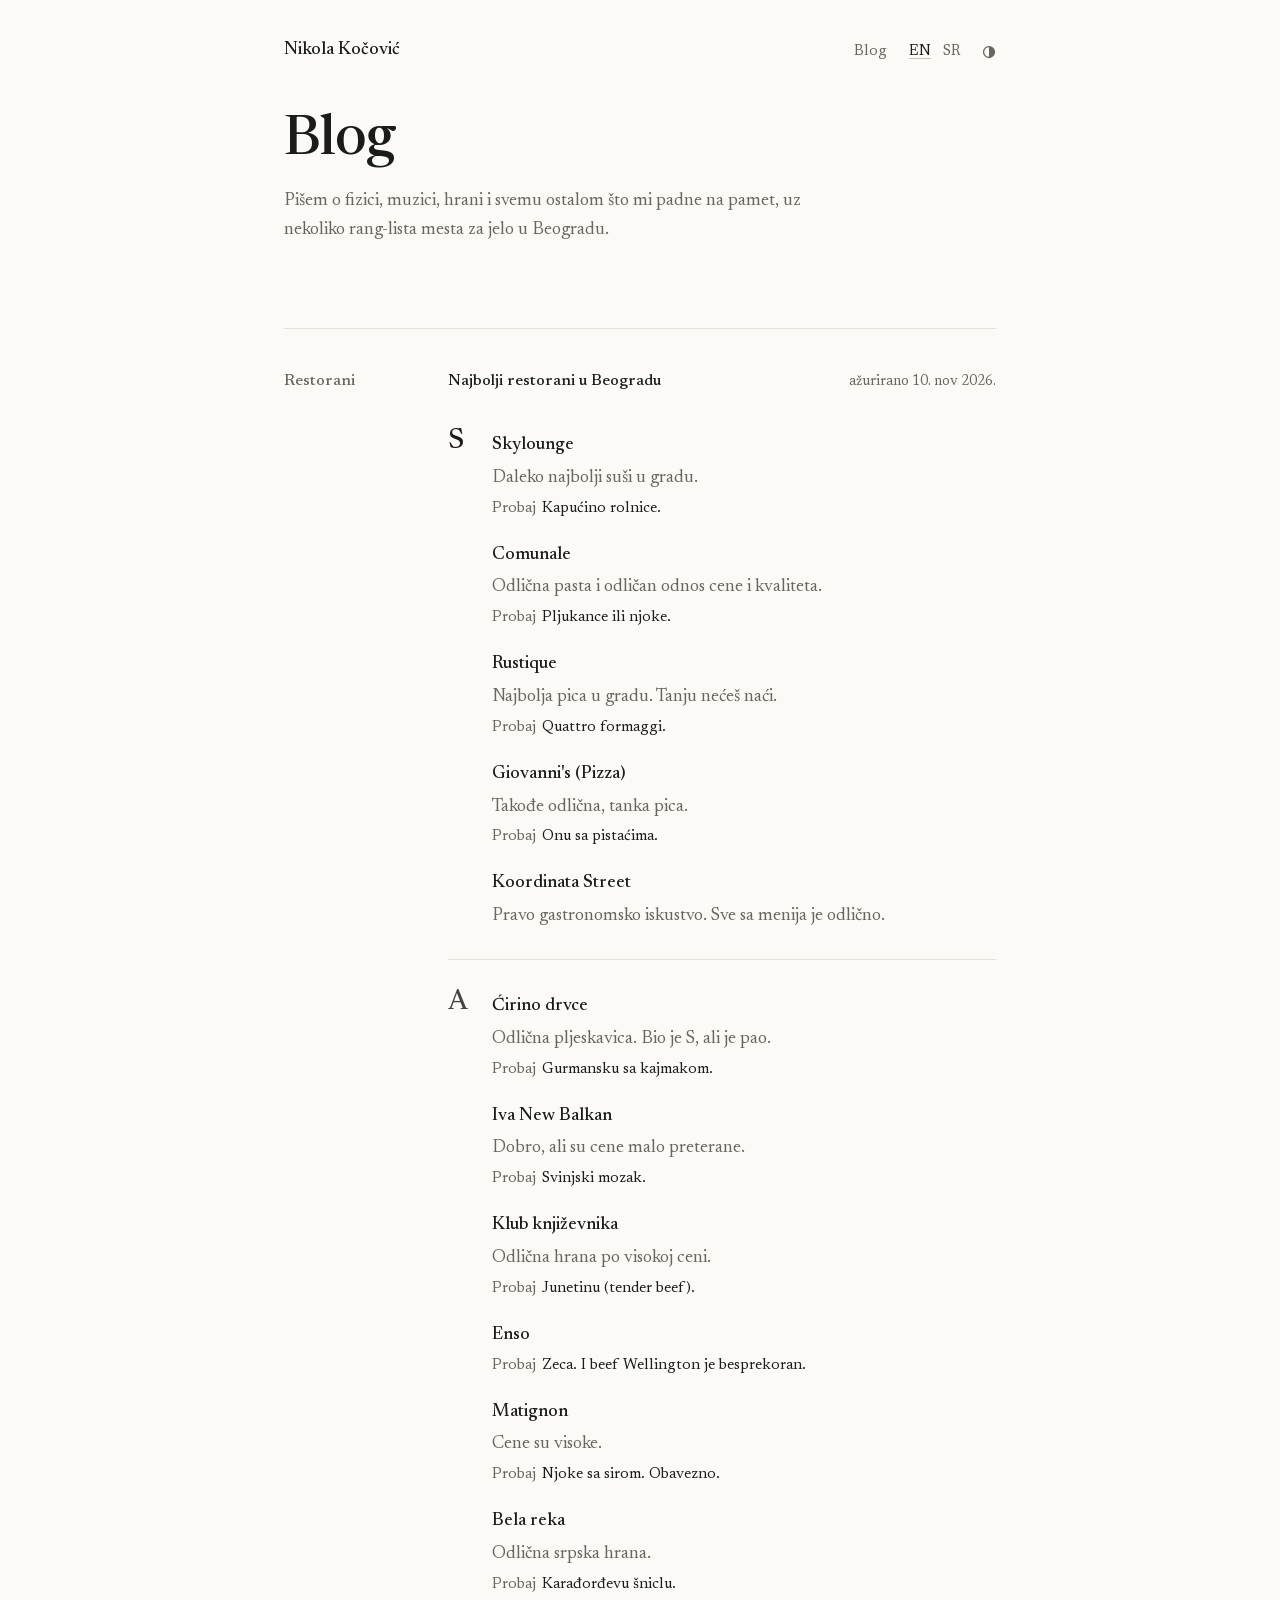
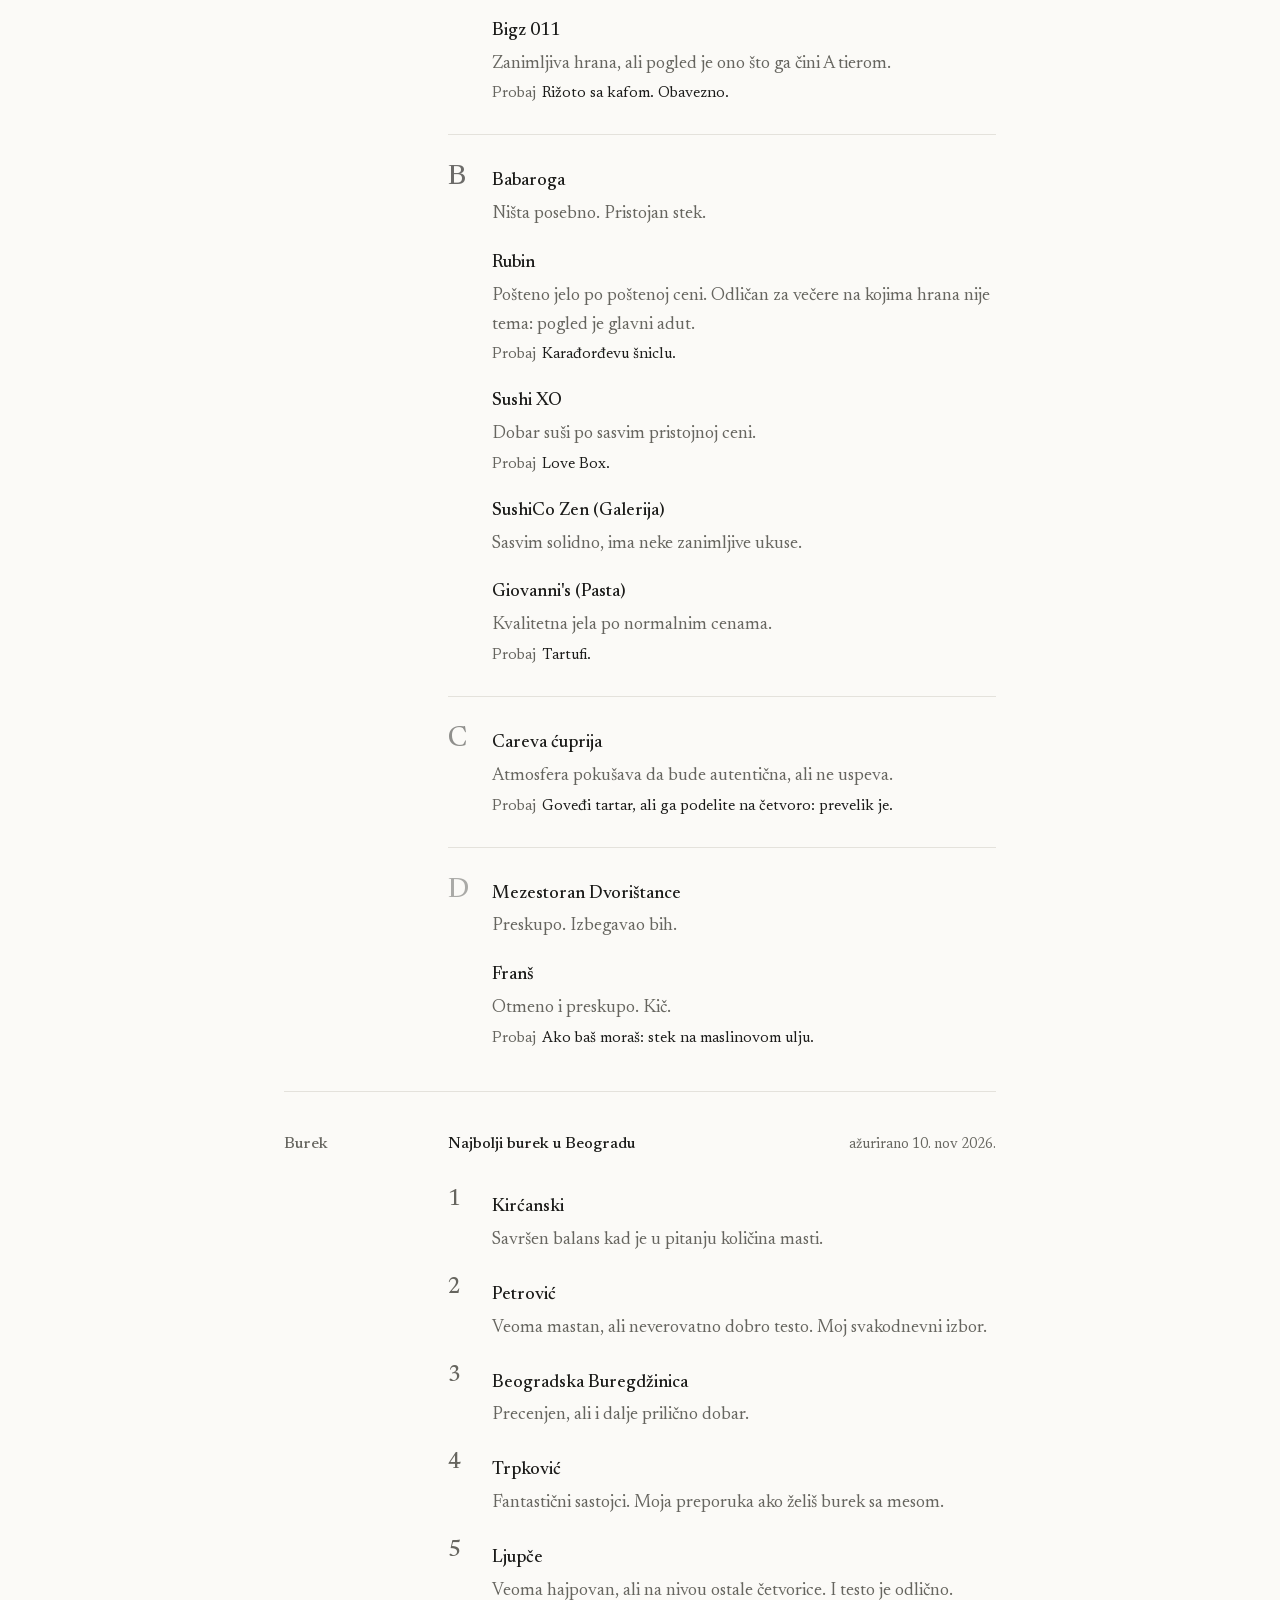
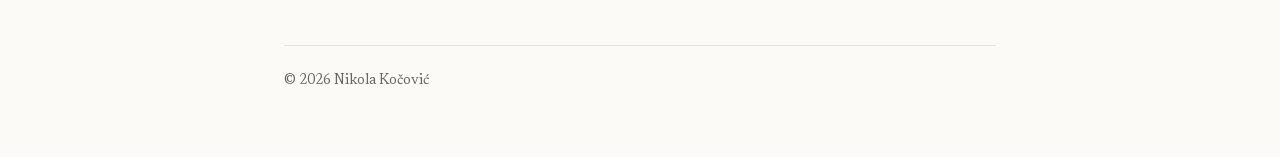
<file: sr/blog/index.html>
<!doctype html>
<html lang="sr-Latn">
<head>
  <meta charset="utf-8">
  <meta name="viewport" content="width=device-width, initial-scale=1">
  <title>Blog — Nikola Kočović</title>
  <meta name="description" content="Blog Nikole Kočovića: fizika, muzika, hrana i sve ostalo, i tier liste.">
  <meta name="blog-base" content="../../blog/">
  <link rel="canonical" href="https://nkocovic.github.io/sr/blog/">
  <link rel="alternate" hreflang="en" href="https://nkocovic.github.io/blog/">
  <link rel="alternate" hreflang="sr-Latn" href="https://nkocovic.github.io/sr/blog/">
  <!-- link preview shown when the page is shared -->
  <meta property="og:type" content="website">
  <meta property="og:site_name" content="Nikola Kočović">
  <meta property="og:url" content="https://nkocovic.github.io/sr/blog/">
  <meta property="og:title" content="Blog — Nikola Kočović">
  <meta property="og:description" content="Fizika, muzika, hrana i sve ostalo, i tier liste.">
  <meta property="og:locale" content="sr_RS">
  <meta property="og:image" content="https://nkocovic.github.io/og.png">
  <meta name="twitter:card" content="summary_large_image">
  <link rel="icon" href="../../favicon.svg" type="image/svg+xml">
  <link rel="stylesheet" href="../../style.css?v=20261122b">
  <script>
    // the theme picked with the light/dark switch, if any, before the first paint
    try { var t = localStorage.getItem('theme'); if (t) document.documentElement.dataset.theme = t; } catch (err) {}
    document.documentElement.classList.add('js');
    window.__revealFailsafe = setTimeout(function () { document.documentElement.classList.remove('js'); }, 2500);
    // Arriving from another page of the site: skip the header's load animation, the page fade covers it.
    addEventListener('pagereveal', function (e) {
      if (!e.viewTransition) return;
      // a skipped or aborted transition (e.g. a quick second click) is fine: keep it out of the console
      e.viewTransition.ready.catch(function () {});
      e.viewTransition.finished.catch(function () {});
      e.viewTransition.updateCallbackDone.catch(function () {});
      document.documentElement.classList.add('no-intro');
    });
    addEventListener('pageswap', function (e) {
      if (!e.viewTransition) return;
      e.viewTransition.ready.catch(function () {});
      e.viewTransition.finished.catch(function () {});
      e.viewTransition.updateCallbackDone.catch(function () {});
    });
  </script>
  <script src="../../site.js?v=20261122" defer></script>
  <script src="../../blog/blog.js?v=20261122" defer></script>
</head>
<body>
  <main class="page">
    <header class="intro">
      <nav class="top-nav" aria-label="Sajt">
        <a class="nav-blog" href="./" aria-current="page">Blog</a>
        <span class="lang">
          <a href="../../blog/" hreflang="en" lang="en">EN</a>
          <span aria-current="true">SR</span>
        </span>
      </nav>
      <a class="home-link" href="../">Nikola Kočović</a>
      <h1>Blog</h1>
      <p class="lede">Pišem o fizici, muzici, hrani i svemu ostalom što mi padne na pamet, uz nekoliko rang-lista mesta za jelo u Beogradu.</p>
    </header>

    <section id="posts">
      <h2>Objave</h2>
      <div>
        <ul class="entries" id="post-list"></ul>
        <p class="empty" id="post-empty" hidden></p>
      </div>
    </section>

    <!-- Tier lists: one section per list, built by blog.js from tierlists.json (see README.md) -->
    <div id="tierlists"></div>

    <footer class="footer">
      <span>&copy; 2026 Nikola Kočović</span>
    </footer>
  </main>
</body>
</html>
</file>
<file: style.css>
/* ---------- Fonts (served from the fonts/ folder; Inter and Newsreader, both under the Open Font License) ---------- */
@font-face {
  font-family: "Inter";
  font-style: normal;
  font-weight: 400 500;
  font-display: swap;
  src: url("fonts/inter-latin-ext.woff2") format("woff2");
  unicode-range: U+0100-02BA, U+02BD-02C5, U+02C7-02CC, U+02CE-02D7, U+02DD-02FF, U+0304, U+0308, U+0329, U+1D00-1DBF, U+1E00-1E9F, U+1EF2-1EFF, U+2020, U+20A0-20AB, U+20AD-20C4, U+2113, U+2C60-2C7F, U+A720-A7FF;
}

@font-face {
  font-family: "Inter";
  font-style: normal;
  font-weight: 400 500;
  font-display: swap;
  src: url("fonts/inter-latin.woff2") format("woff2");
  unicode-range: U+0000-00FF, U+0131, U+0152-0153, U+02BB-02BC, U+02C6, U+02DA, U+02DC, U+0304, U+0308, U+0329, U+2000-206F, U+20AC, U+2122, U+2191, U+2193, U+2212, U+2215, U+FEFF, U+FFFD;
}

@font-face {
  font-family: "Newsreader";
  font-style: normal;
  font-weight: 400 500;
  font-display: swap;
  font-optical-sizing: auto;
  src: url("fonts/newsreader-latin-ext.woff2") format("woff2");
  unicode-range: U+0100-02BA, U+02BD-02C5, U+02C7-02CC, U+02CE-02D7, U+02DD-02FF, U+0304, U+0308, U+0329, U+1D00-1DBF, U+1E00-1E9F, U+1EF2-1EFF, U+2020, U+20A0-20AB, U+20AD-20C4, U+2113, U+2C60-2C7F, U+A720-A7FF;
}

@font-face {
  font-family: "Newsreader";
  font-style: normal;
  font-weight: 400 500;
  font-display: swap;
  font-optical-sizing: auto;
  src: url("fonts/newsreader-latin.woff2") format("woff2");
  unicode-range: U+0000-00FF, U+0131, U+0152-0153, U+02BB-02BC, U+02C6, U+02DA, U+02DC, U+0304, U+0308, U+0329, U+2000-206F, U+20AC, U+2122, U+2191, U+2193, U+2212, U+2215, U+FEFF, U+FFFD;
}

/* ---------- Colors, fonts and motion (change these to restyle the whole site) ---------- */
:root {
  --bg: #fbfaf7;
  --text: #1b1b19;
  --muted: #66655f;
  --rule: #e4e2dc;
  --underline: #c4c1b8;
  --accent: #2648b8;
  --code-bg: #f0eee8;

  --serif: "Newsreader", Georgia, "Times New Roman", serif;
  --sans: "Inter", system-ui, -apple-system, "Segoe UI", Roboto, sans-serif;
  --mono: ui-monospace, "SF Mono", Menlo, Consolas, monospace;

  --ease-out: cubic-bezier(0.16, 1, 0.3, 1);
  --ease-in-out: cubic-bezier(0.65, 0, 0.35, 1);
}

/* dark: when the device asks for it, unless the visitor picked a theme with the switch (site.js) */
@media (prefers-color-scheme: dark) {
  :root:not([data-theme="light"]) {
    --bg: #131312;
    --text: #ebeae5;
    --muted: #9b9a94;
    --rule: #2b2b28;
    --underline: #5c5b56;
    --accent: #93a9ff;
    --code-bg: #1d1d1b;
  }
}

:root[data-theme="dark"] {
  --bg: #131312;
  --text: #ebeae5;
  --muted: #9b9a94;
  --rule: #2b2b28;
  --underline: #5c5b56;
  --accent: #93a9ff;
  --code-bg: #1d1d1b;
  color-scheme: dark;
}

:root[data-theme="light"] {
  color-scheme: light;
}

/* ---------- Base ---------- */
*,
*::before,
*::after {
  box-sizing: border-box;
}

html {
  -webkit-text-size-adjust: 100%;
  color-scheme: light dark;
  scroll-padding-top: 32px;
}

@media (prefers-reduced-motion: no-preference) {
  html {
    scroll-behavior: smooth;
  }
}

body {
  margin: 0;
  background: var(--bg);
  color: var(--text);
  font-family: var(--serif);
  font-size: 18px;
  line-height: 1.6;
  -webkit-font-smoothing: antialiased;
  -moz-osx-font-smoothing: grayscale;
  text-rendering: optimizeLegibility;
}

a {
  color: inherit;
  text-decoration: underline;
  text-decoration-color: var(--underline);
  text-decoration-thickness: 1px;
  text-underline-offset: 3px;
  transition: color 0.3s ease, text-decoration-color 0.3s ease;
}

a:hover,
a:focus-visible {
  text-decoration-color: currentColor;
}

::selection {
  background: color-mix(in srgb, var(--accent) 22%, transparent);
}

h1,
h2,
h3 {
  text-wrap: balance;
}

p,
li {
  text-wrap: pretty;
}

a:focus-visible,
button:focus-visible {
  outline: 2px solid var(--accent);
  outline-offset: 3px;
  border-radius: 2px;
}

/* ---------- Layout ---------- */
.page {
  position: relative;
  max-width: 760px;
  margin: 0 auto;
  padding: 112px 24px 64px;
}

.intro {
  padding-bottom: 64px;
}

h1 {
  font-family: var(--serif);
  font-weight: 500;
  font-size: clamp(2.5rem, 7vw, 3.5rem);
  line-height: 1.05;
  letter-spacing: -0.02em;
  margin: 0 0 16px;
}

.lede {
  font-size: 1.125rem;
  color: var(--muted);
  max-width: 32em;
  margin: 0 0 20px;
}

.links {
  list-style: none;
  padding: 0;
  margin: 0;
  display: flex;
  flex-wrap: wrap;
  gap: 8px 24px;
}

/* top right: Blog link and language switch */
.top-nav {
  position: absolute;
  top: 40px;
  right: 24px;
  display: flex;
  align-items: center;
  gap: 22px;
  font-size: 0.9375rem;
  view-transition-name: top-nav;
}

.top-nav .lang {
  display: flex;
  gap: 12px;
}

.top-nav [aria-current] {
  color: var(--muted);
  text-decoration: none;
}


/* small name, top left, on the blog pages */
.home-link {
  position: absolute;
  top: 36px;
  left: 24px;
  font-family: var(--serif);
  font-size: 1.125rem;
  font-weight: 500;
  text-decoration: none;
}

section {
  display: grid;
  grid-template-columns: 140px 1fr;
  gap: 24px;
  padding: 40px 0;
  border-top: 1px solid var(--rule);
}

h2 {
  margin: 0;
  font-size: 1rem;
  font-weight: 500;
  line-height: inherit;
  color: var(--muted);
}

.prose p {
  margin: 0 0 16px;
  max-width: 36em;
}

.prose p:last-child {
  margin-bottom: 0;
}

/* ---------- Lists of entries ---------- */
.entries {
  list-style: none;
  margin: 0;
  padding: 0;
  display: grid;
  gap: 28px;
}

.entry-head {
  display: flex;
  justify-content: space-between;
  align-items: baseline;
  gap: 16px;
}

.entry-title {
  font-weight: 500;
}

.entries p {
  margin: 4px 0 0;
  color: var(--muted);
}

.entries .entry-links {
  display: flex;
  flex-wrap: wrap;
  gap: 4px 16px;
  margin-top: 6px;
  font-size: 0.875rem;
  color: var(--text);
}

.meta {
  color: var(--muted);
  font-size: 0.875rem;
  font-variant-numeric: tabular-nums;
  white-space: nowrap;
}

.tag {
  display: inline-block;
  margin-left: 6px;
  font-size: 0.875rem;
  font-weight: 400;
  color: var(--muted);
}

.empty {
  margin: 0;
  color: var(--muted);
}

/* ---------- "Show more" lists ---------- */
/* Without JavaScript everything is simply shown and the button is hidden. */
.more-toggle {
  display: none;
}

.js .more {
  display: grid;
  grid-template-rows: 0fr;
  transition: grid-template-rows 0.55s var(--ease-out);
}

.js .more.is-open {
  grid-template-rows: 1fr;
}

.more-inner {
  min-height: 0;
  overflow: hidden;
}

.more-inner > .entries {
  padding-top: 28px;
}

.js .more li {
  opacity: 0;
  transform: translateY(-6px);
  transition: opacity 0.35s ease, transform 0.45s var(--ease-out);
}

.js .more.is-open li {
  opacity: 1;
  transform: none;
  transition-delay: calc(60ms + var(--i, 0) * 45ms);
}

.js .more-toggle {
  display: inline-flex;
  align-items: center;
  gap: 8px;
  margin-top: 20px;
  padding: 4px 0;
  border: 0;
  background: none;
  font: inherit;
  font-size: 0.875rem;
  color: var(--muted);
  cursor: pointer;
  transition: color 0.2s ease;
}

.more-toggle:hover {
  color: var(--text);
}

.more-toggle .chev {
  width: 10px;
  height: 10px;
  transition: transform 0.5s var(--ease-out);
}

.more-toggle[aria-expanded="true"] .chev {
  transform: rotate(180deg);
}

/* ---------- Blog posts ---------- */
.post-meta {
  display: flex;
  flex-wrap: wrap;
  gap: 4px 12px;
  margin: 0 0 14px;
  font-size: 0.875rem;
  color: var(--muted);
}

.post-title {
  font-size: clamp(2rem, 5.5vw, 2.75rem);
}

.post {
  max-width: 640px;
  margin-bottom: 56px;
  padding-top: 40px;
  border-top: 1px solid var(--rule);
  font-size: 1.0625rem;
  line-height: 1.75;
}

.post > :first-child {
  margin-top: 0;
}

.post p,
.post ul,
.post ol,
.post blockquote,
.post pre,
.post figure,
.post table {
  margin: 0 0 1.15em;
}

.post h2,
.post h3 {
  padding: 0;
  font-family: var(--serif);
  font-weight: 500;
  letter-spacing: -0.01em;
  text-transform: none;
  color: var(--text);
  line-height: 1.25;
  margin: 1.8em 0 0.6em;
}

.post h2 {
  font-size: 1.6rem;
}

.post h3 {
  font-size: 1.25rem;
}

.post img {
  display: block;
  margin: 2rem auto;
  max-width: min(100%, 22rem);
  max-height: 30rem;
  width: auto;
  height: auto;
  border-radius: 6px;
}

/* a photo with a caption: ![alt](photo.jpg "Caption") */
.post figure {
  margin: 2rem auto;
  text-align: center;
}

.post figure img {
  margin: 0 auto;
}

.post figcaption {
  margin-top: 10px;
  font-size: 0.875rem;
  line-height: 1.5;
  color: var(--muted);
}

/* photos fade in once loaded */
.js .post img {
  opacity: 0;
  transition: opacity 0.8s ease;
}

.js .post img.is-loaded {
  opacity: 1;
}

.post blockquote {
  margin-left: 0;
  padding-left: 1em;
  border-left: 2px solid var(--rule);
  color: var(--muted);
}

.post code {
  font-family: var(--mono);
  font-size: 0.88em;
  background: var(--code-bg);
  padding: 0.1em 0.35em;
  border-radius: 4px;
}

.post pre {
  background: var(--code-bg);
  padding: 14px 16px;
  border-radius: 8px;
  overflow-x: auto;
  line-height: 1.55;
}

.post pre code {
  background: none;
  padding: 0;
}

.post hr {
  border: 0;
  border-top: 1px solid var(--rule);
  margin: 2em 0;
}

.post .katex-display {
  overflow-x: auto;
  overflow-y: hidden;
  padding: 4px 0;
}

/* ---------- Home: blog teaser and arrow links ---------- */
.teaser {
  margin: 0;
  max-width: 34em;
}

.teaser + .cta-links {
  margin-top: 14px;
}

/* once posts are listed, the teaser is hidden and the links sit a bit lower */
#latest-posts:not([hidden]) ~ .cta-links {
  margin-top: 24px;
}

.cta-links {
  display: flex;
  flex-wrap: wrap;
  gap: 8px 28px;
  margin: 0;
}

.cta-links a {
  text-decoration: none;
}

.cta-links .arrow {
  display: inline-block;
  transition: transform 0.35s var(--ease-out);
}

.cta-links a:hover .arrow,
.cta-links a:focus-visible .arrow {
  transform: translateX(4px);
}

/* ---------- Tier lists (on the blog page, built by blog.js) ----------
   Laid out like the home page: the list's label on the left, then its places as plain entries,
   grouped under a large serif tier letter (or rank) in the margin. */
section[hidden] {
  display: none;
}

.tierlist-head h3 {
  margin: 0;
  font-size: 1rem;
  font-weight: 500;
}

.tierlist-note {
  margin: 6px 0 0;
  max-width: 36em;
  color: var(--muted);
}

.tier-group {
  display: grid;
  grid-template-columns: 44px 1fr;
  align-items: start;
  margin-top: 32px;
}

.tier-group + .tier-group {
  padding-top: 28px;
  border-top: 1px solid var(--rule);
  margin-top: 28px;
}

/* ranks: one place each, so no rule between them */
.tier-group:has(.is-rank) + .tier-group:has(.is-rank) {
  padding-top: 0;
  margin-top: 22px;
  border-top: 0;
}

.tier-mark {
  font-family: var(--serif);
  font-size: 1.75rem;
  font-weight: 500;
  line-height: 1;
  color: var(--text);
}

/* each tier a little quieter than the one above it */
.tier-group[data-tier="A"] .tier-mark { color: color-mix(in srgb, var(--text) 82%, var(--bg)); }
.tier-group[data-tier="B"] .tier-mark { color: color-mix(in srgb, var(--text) 64%, var(--bg)); }
.tier-group[data-tier="C"] .tier-mark { color: color-mix(in srgb, var(--text) 48%, var(--bg)); }
.tier-group[data-tier="D"] .tier-mark,
.tier-group[data-tier="E"] .tier-mark,
.tier-group[data-tier="F"] .tier-mark { color: color-mix(in srgb, var(--text) 36%, var(--bg)); }

.tier-mark.is-rank {
  font-size: 1.375rem;
  color: var(--muted);
}

.places {
  gap: 20px;
  padding-top: 4px;
}

.place-map {
  text-decoration: none;
  transition: color 0.3s ease;
}

.place-map:hover,
.place-map:focus-visible {
  color: var(--text);
}

/* with a mouse, a place's map link appears when you point at it (on touch it is always there) */
@media (hover: hover) {
  .place-map {
    opacity: 0;
    transition: opacity 0.3s ease, color 0.3s ease;
  }

  .place:hover .place-map,
  .place-map:focus-visible {
    opacity: 1;
  }
}

.entries .place-try {
  color: var(--text);
  font-size: 0.9375rem;
}

.place-try-label {
  margin-right: 6px;
  color: var(--muted);
}

.place-empty {
  color: var(--muted);
}

/* ---------- Sushi conveyor (home page header, side view) ----------
   Belt treads, rollers and pieces all move at ~18 units/s, so it reads as one machine.
   Each piece drops on at the left, rides across and tips off over the right roller. */
/* the conveyor is a toy (sushi.js); a small hint slides in on hover until you've played with it */
.sushi-toy {
  display: flex;
  align-items: center;
  justify-content: flex-end;
  gap: 14px;
  width: max-content;
  margin: 4px 0 -24px auto;
  user-select: none;
  -webkit-user-select: none;
}

.sushi-hint {
  font-size: 0.75rem;
  letter-spacing: 0.02em;
  white-space: nowrap;
  color: var(--muted);
  opacity: 0;
  transform: translateX(10px);
  transition: opacity 0.35s ease, transform 0.55s var(--ease-out);
  pointer-events: none;
}

.js .sushi-toy:hover .sushi-hint {
  opacity: 1;
  transform: none;
}

@media (hover: none) {
  .js .sushi-hint {
    opacity: 1;
    transform: none;
  }
}

.js .sushi-toy.played .sushi-hint {
  opacity: 0;
  transform: translateX(10px);
}

.sushi-line {
  display: block;
  width: 150px;
  height: auto;
  overflow: visible;
  color: var(--text); /* line colour */
}

/* once sushi.js is running it moves everything itself */
.sushi-line.is-live .sl-piece,
.sushi-line.is-live .sl-tread,
.sushi-line.is-live .sl-spokes {
  animation: none;
}

/* sushi.js turns the spokes about each roller's centre itself */
.sushi-line.is-live .sl-spokes {
  transform-box: view-box;
  transform-origin: 0 0;
}

.sushi-line.is-live .sl-piece {
  cursor: grab;
  touch-action: none;
}

.sushi-line.is-live .sl-piece.is-held,
.sushi-toy.is-playing {
  cursor: grabbing;
}

.sushi-line.is-live .sl-piece.is-held {
  filter: drop-shadow(0 3px 2px rgba(0, 0, 0, 0.25));
}

.sl-belt {
  fill: none;
  stroke: currentColor;
  stroke-width: 2.4;
}

.sl-tread {
  fill: none;
  stroke: var(--bg);
  stroke-width: 1;
  stroke-dasharray: 1.2 4.8;
  animation: sl-tread 8s linear infinite;
}

.sl-roller {
  fill: var(--bg);
  stroke: currentColor;
  stroke-width: 1.1;
}

.sl-spokes {
  fill: none;
  stroke: currentColor;
  stroke-width: 0.9;
  stroke-linecap: round;
  transform-box: fill-box;
  transform-origin: center;
  animation: sl-spin 2.1s linear infinite;
}

.sl-legs {
  fill: none;
  stroke: var(--muted);
  stroke-width: 1;
  stroke-linecap: round;
}

.sl-piece {
  opacity: 0;
  animation: sl-ride 8s linear infinite;
}

.sl-piece:nth-of-type(2) { animation-delay: -2s; }
.sl-piece:nth-of-type(3) { animation-delay: -4s; }
.sl-piece:nth-of-type(4) { animation-delay: -6s; }

.sushi-line:hover .sl-piece,
.sushi-line:hover .sl-tread,
.sushi-line:hover .sl-spokes {
  animation-play-state: paused;
}

@keyframes sl-tread {
  to { stroke-dashoffset: -144; }
}

@keyframes sl-spin {
  to { transform: rotate(360deg); }
}

@keyframes sl-ride {
  0% {
    transform: translate(28px, 19px) rotate(0deg);
    opacity: 0;
    animation-timing-function: cubic-bezier(0.3, 0, 0.6, 1);
  }
  5% {
    transform: translate(28px, 29.4px) rotate(0deg);
    opacity: 1;
    animation-timing-function: ease-out;
  }
  7% {
    transform: translate(28px, 28.8px) rotate(0deg);
    opacity: 1;
    animation-timing-function: linear;
  }
  79.6% {
    transform: translate(134px, 28.8px) rotate(0deg);
    opacity: 1;
    animation-timing-function: cubic-bezier(0.5, 0, 0.9, 0.6);
  }
  88% {
    transform: translate(145px, 33px) rotate(80deg);
    opacity: 0;
  }
  100% {
    transform: translate(145px, 33px) rotate(80deg);
    opacity: 0;
  }
}

/* no motion: just four pieces sitting on the belt */
@media (prefers-reduced-motion: reduce) {
  .sl-piece { opacity: 1; }
  .sl-piece:nth-of-type(1) { transform: translate(38px, 28.8px); }
  .sl-piece:nth-of-type(2) { transform: translate(66px, 28.8px); }
  .sl-piece:nth-of-type(3) { transform: translate(94px, 28.8px); }
  .sl-piece:nth-of-type(4) { transform: translate(122px, 28.8px); }
}

/* letters of the name eat sushi dropped on them (sushi.js) */
.site-name .ch {
  display: inline-block;
  transition: transform 0.3s var(--ease-out), color 0.3s ease;
}

.site-name .ch.is-hungry {
  transform: translateY(-5px) scale(1.15);
  color: var(--accent);
}

.site-name .ch.is-fed {
  color: var(--accent);
}

.site-name .ch.is-chomping {
  animation: chomp 0.55s var(--ease-out);
}

@keyframes chomp {
  0% { transform: scale(1.15); }
  30% { transform: scale(1.3, 0.7); }
  60% { transform: scale(0.9, 1.15); }
  100% { transform: none; }
}

/* easter egg: with every letter fed, a little wave runs through the name (sushi.js)... */
.site-name .ch.is-cheering {
  animation: cheer 0.7s var(--ease-out) both;
  animation-delay: calc(var(--i, 0) * 35ms);
}

@keyframes cheer {
  0% { transform: none; color: var(--accent); }
  35% { transform: translateY(-7px); color: var(--accent); }
  100% { transform: none; }
}

/* ...and the message slides open under it */
.intro > .egg-note {
  margin: 0 0 14px;
  overflow: hidden;
  font-size: 0.9375rem;
  color: var(--accent);
  cursor: pointer;
  transition: height 0.6s var(--ease-in-out), opacity 0.4s ease;
  animation: note-in 0.7s var(--ease-out) both 0.25s;
}

.intro > .egg-note.is-leaving {
  opacity: 0;
  margin-bottom: 0;
  transition: height 0.5s var(--ease-in-out), opacity 0.25s ease, margin-bottom 0.5s var(--ease-in-out);
}

@keyframes note-in {
  from { opacity: 0; transform: translateY(-4px); }
}

/* ---------- Small easter eggs (site.js) ---------- */
/* the IPhO medal: a pendulum hanging from the top of its ribbon */
.title-with-medal {
  position: relative;
  display: inline-flex;
  align-items: flex-start;
  gap: 8px;
}

.medal {
  display: inline-block;
  flex: none;
  width: 16px;
  height: 24px;
  margin-top: 1px;
  padding: 0;
  border: 0;
  background: none;
  cursor: pointer;
  transform-origin: 50% 0;
  transition: filter 0.2s ease;
}

.medal svg {
  display: block;
  width: 100%;
  height: 100%;
  overflow: visible;
}

.medal:hover {
  filter: drop-shadow(0 0 4px color-mix(in srgb, var(--accent) 45%, transparent));
}

.medal-note {
  position: absolute;
  left: 100%;
  top: 50%;
  display: inline-flex;
  align-items: center;
  gap: 0.28em;
  margin-left: 14px;
  font-family: var(--serif);
  font-style: italic;
  font-size: 1rem;
  color: var(--muted);
  white-space: nowrap;
  pointer-events: none;
  opacity: 0;
  transform: translate(-4px, -50%);
  transition: opacity 0.3s ease, transform 0.4s var(--ease-out);
}

.medal-note.is-on {
  opacity: 1;
  transform: translate(0, -50%);
}

/* the pendulum equation, typeset with small stacked fractions */
.medal-note .mn {
  display: none;
  align-items: center;
  gap: 0.28em;
}

.medal-note[data-show="eq"] .mn-eq,
.medal-note[data-show="loop"] .mn-loop {
  display: inline-flex;
}

.medal-note .mn-loop {
  color: var(--accent);
}

.medal-note .mf {
  display: inline-flex;
  flex-direction: column;
  align-items: center;
  font-size: 0.8em;
  line-height: 1.15;
}

.medal-note .mf > :first-child {
  padding: 0 0.15em 0.08em;
  border-bottom: 1px solid currentColor;
}

.medal-note .mf > :last-child {
  padding-top: 0.06em;
}

.medal-note .mo {
  font-style: normal;
}

/* the handouts' little toys: a phasor chain and two pith balls (site.js) */
.toy {
  display: inline-block;
  flex: none;
  padding: 0;
  border: 0;
  background: none;
  color: var(--muted);
  cursor: pointer;
  transition: color 0.2s ease;
}

.toy:hover {
  color: var(--text);
}

.toy svg {
  display: block;
  width: 100%;
  height: 100%;
  overflow: visible;
}

.toy-phasor {
  width: 26px;
  height: 12px;
  margin-top: 6px;
}

.toy-pith {
  width: 26px;
  height: 26px;
  margin-top: -2px;
}

.ph-chain path {
  fill: none;
  stroke: currentColor;
  stroke-width: 1;
  stroke-linecap: round;
  stroke-linejoin: round;
}

.ph-res {
  fill: none;
  stroke: var(--accent);
  stroke-width: 1.3;
  stroke-linecap: round;
  stroke-linejoin: round;
  opacity: 0.85;
}

.pb-bar,
.pb-thread {
  fill: none;
  stroke: currentColor;
  stroke-linecap: round;
}

.pb-bar {
  stroke-width: 1.4;
}

.pb-thread {
  stroke-width: 0.6;
}

.pb-ball {
  fill: var(--bg);
  stroke: currentColor;
  stroke-width: 0.9;
}

.pb-plus {
  fill: none;
  stroke: var(--accent);
  stroke-width: 0.8;
  stroke-linecap: round;
}

/* "(lol)" plays a few notes */
.lol {
  cursor: pointer;
}

.note-fly {
  position: fixed;
  z-index: 60;
  color: var(--accent);
  font-size: 1rem;
  pointer-events: none;
}

/* ---------- Buttons and small link rows ---------- */
/* the main link of a section: plain, with an arrow */
.btn {
  text-decoration: none;
}

.cta-links {
  align-items: center;
}

.jump-links {
  display: flex;
  flex-wrap: wrap;
  gap: 8px 20px;
  margin: 0;
  font-size: 0.875rem;
}

/* ---------- Expandable entries (Outside physics) ---------- */
.entries.accordion {
  gap: 0;
}

.accordion > li {
  padding: 14px 0;
  border-top: 1px solid var(--rule);
}

.accordion > li:first-child {
  padding-top: 0;
  border-top: 0;
}

.accordion > li:last-child {
  padding-bottom: 0;
}

.expand-head {
  display: flex;
  justify-content: space-between;
  align-items: center;
  gap: 16px;
  width: 100%;
  padding: 0;
  border: 0;
  background: none;
  font: inherit;
  color: inherit;
  text-align: left;
  cursor: default;
}

.expand-head .chev {
  display: none;
  flex: none;
  width: 12px;
  height: 12px;
  color: var(--muted);
  transition: transform 0.5s var(--ease-out), color 0.2s ease;
}

.js .expand-head {
  cursor: pointer;
}

.js .expand-head .chev {
  display: block;
}

.js .expand-head .entry-title {
  transition: color 0.2s ease;
}

.js .expand-head:hover .entry-title {
  color: var(--accent);
}

.js .expand-head:hover .chev {
  color: var(--text);
}

.expand-head[aria-expanded="true"] .chev {
  transform: rotate(180deg);
}

.accordion .expand-inner > p {
  margin: 0;
  padding-top: 8px;
}

/* Without JavaScript the text simply shows. */
.js .expand-body {
  display: grid;
  grid-template-rows: 0fr;
  transition: grid-template-rows 0.5s var(--ease-out);
}

.js .expand-body.is-open {
  grid-template-rows: 1fr;
}

.expand-inner {
  min-height: 0;
  overflow: hidden;
}

.js .expand-inner > p {
  opacity: 0;
  transform: translateY(-4px);
  transition: opacity 0.3s ease, transform 0.45s var(--ease-out);
}

.js .expand-body.is-open .expand-inner > p {
  opacity: 1;
  transform: none;
  transition-delay: 80ms;
}

/* ---------- Footer ---------- */
.footer {
  display: flex;
  flex-wrap: wrap;
  justify-content: space-between;
  align-items: baseline;
  gap: 8px 24px;
  border-top: 1px solid var(--rule);
  padding-top: 24px;
  font-size: 0.875rem;
  color: var(--muted);
}

/* the home page signs off with a way to get in touch */
.footer-hello {
  margin: 0;
  color: var(--text);
}

/* ---------- Motion ---------- */

/* arriving from another page of the site: let the page transition do the work */
.no-intro .intro > * {
  animation: none;
}

/* moving between pages: the old page fades out, then the new one fades in; the top nav stays put */
@view-transition {
  navigation: auto;
}

::view-transition-old(root) {
  animation: vt-fade-out 0.18s ease both;
}

::view-transition-new(root) {
  animation: vt-fade-in 0.45s ease 0.12s both;
}

::view-transition-group(top-nav) {
  animation-duration: 0.3s;
  animation-timing-function: var(--ease-in-out);
}

@keyframes vt-fade-out {
  to { opacity: 0; }
}

@keyframes vt-fade-in {
  from { opacity: 0; }
}

/* the name hugs its text (the letter toy measures it) */
h1.site-name {
  width: fit-content;
}

@media (prefers-reduced-motion: reduce) {
  *,
  *::before,
  *::after {
    animation: none !important;
    transition: none !important;
  }

  .js main > section:not(.is-in),
  .js main > article:not(.is-in),
  .js .footer:not(.is-in),
  .js .more li {
    opacity: 1;
    transform: none;
  }

  @view-transition {
    navigation: none;
  }
}

/* ---------- Phones ---------- */
/* ---------- Home: portrait, to the right of the name (above it on phones) ---------- */
.portrait {
  position: absolute;
  top: 112px;
  right: 24px;
  width: 112px;
  height: 140px;
  border-radius: 4px;
  overflow: hidden;
  background: var(--code-bg);
}

/* Desktop header: two columns. Name, intro line, links (and the easter-egg message) on the left;
   on the right the portrait level with the name, and the sushi belt level with the links. */
@media (min-width: 641px) {
  .intro {
    display: grid;
    grid-template-columns: minmax(0, 1fr) auto;
    column-gap: 48px;
  }

  .intro > * {
    grid-column: 1;
  }

  .intro > .portrait {
    position: static;
    grid-column: 2;
    grid-row: 1 / span 2;
    justify-self: end;
    align-self: start;
  }

  /* the links and the belt share the last row, whatever comes above them */
  .intro > .links {
    grid-row: 20;
    align-self: center;
  }

  .intro > .sushi-toy {
    position: relative;
    grid-column: 2;
    grid-row: 20;
    justify-self: end;
    align-self: center;
    margin: 0;
  }

  /* the hint floats to the belt's left, so it never widens the column */
  .intro > .sushi-toy .sushi-hint {
    position: absolute;
    right: calc(100% + 14px);
  }
}

.portrait img {
  display: block;
  width: 100%;
  height: 100%;
  object-fit: cover;
}

@media (max-width: 640px) {
  /* phones: a smaller portrait, still to the right of the name */
  .portrait {
    top: 58px;
    right: 16px;
    width: 56px;
    height: 70px;
  }

  .page {
    padding: 72px 16px 48px;
  }

  .intro {
    padding-bottom: 48px;
  }

  .top-nav {
    top: 20px;
    right: 16px;
    gap: 18px;
  }

  .home-link {
    top: 16px;
    left: 16px;
  }

  .sushi-toy {
    margin: 8px 0 -14px auto;
  }

  .sushi-line {
    width: 130px;
  }

  /* on phones a toy's equation opens as its own line under the title and pushes
     the text below down, instead of floating over it */
  .title-with-medal {
    flex-wrap: wrap;
    row-gap: 0;
  }

  .medal-note,
  .medal-note.is-on {
    position: static;
    flex-basis: 100%;
    margin: 0;
    max-height: 0;
    overflow: hidden;
    transform: none;
    transition: opacity 0.3s ease, max-height 0.45s var(--ease-in-out), margin 0.45s var(--ease-in-out);
  }

  .medal-note.is-on {
    max-height: 3.4em;
    margin: 6px 0 2px;
  }

  section {
    grid-template-columns: 1fr;
    gap: 16px;
    padding: 32px 0;
  }

  .post {
    padding-top: 32px;
  }
}

/* ---------- 404 page ---------- */
.lost {
  min-height: 50vh;
}

.lost .code {
  color: var(--muted);
  margin: 0 0 12px;
}

.home-link {
  transition: opacity 0.3s ease;
}

.home-link:hover {
  opacity: 0.65;
}

/* ---------- Light/dark switch (added to the top nav by site.js) ---------- */
.theme-toggle {
  display: inline-flex;
  padding: 4px;
  margin: -4px;
  border: 0;
  background: none;
  color: var(--muted);
  cursor: pointer;
  transition: color 0.3s ease;
}

.theme-toggle:hover,
.theme-toggle:focus-visible {
  color: var(--text);
}

.theme-toggle svg {
  display: block;
  width: 14px;
  height: 14px;
}

/* switching theme: the new colours fade in over the old */
html.theme-switch::view-transition-old(root) {
  animation: none;
}

html.theme-switch::view-transition-new(root) {
  animation: vt-fade-in 0.4s ease both;
}

@media (max-width: 349px) {
  .portrait {
    position: static;
    display: block;
    margin: 0 0 16px;
  }
}
</file>
